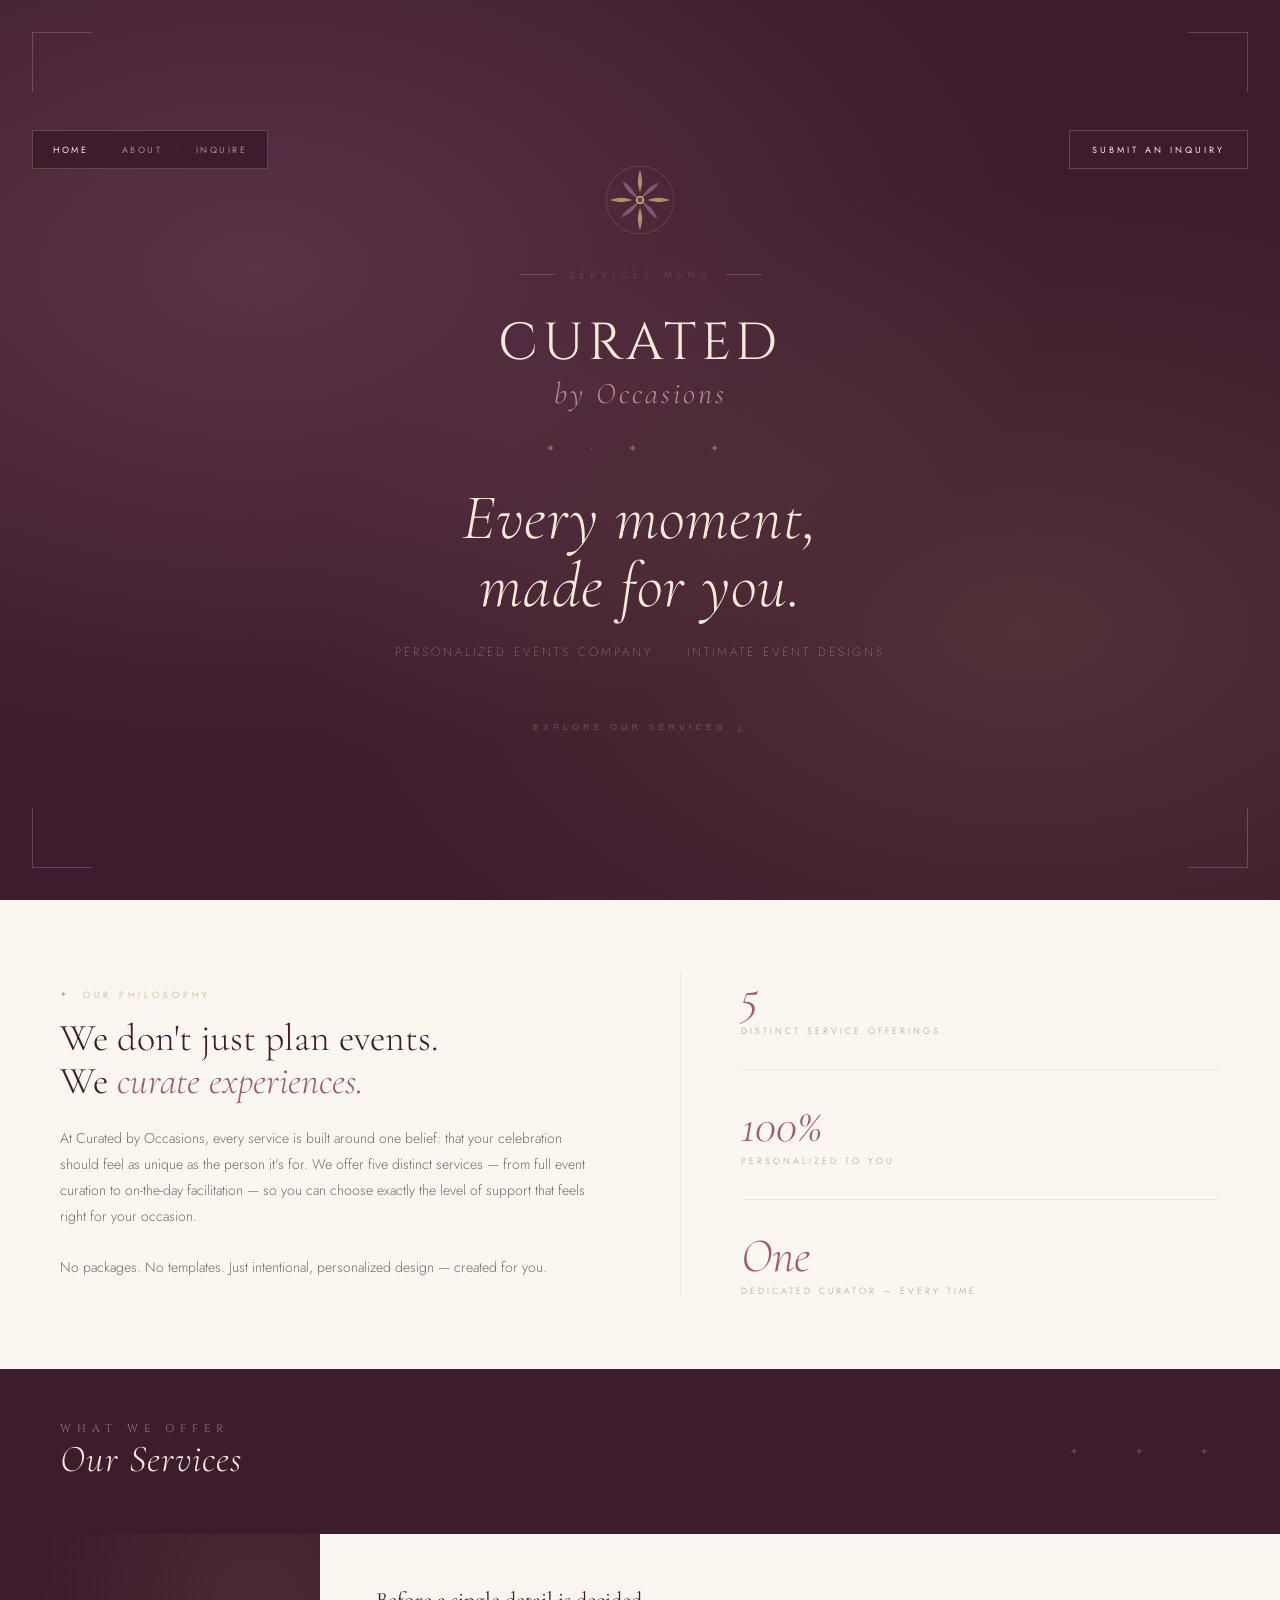
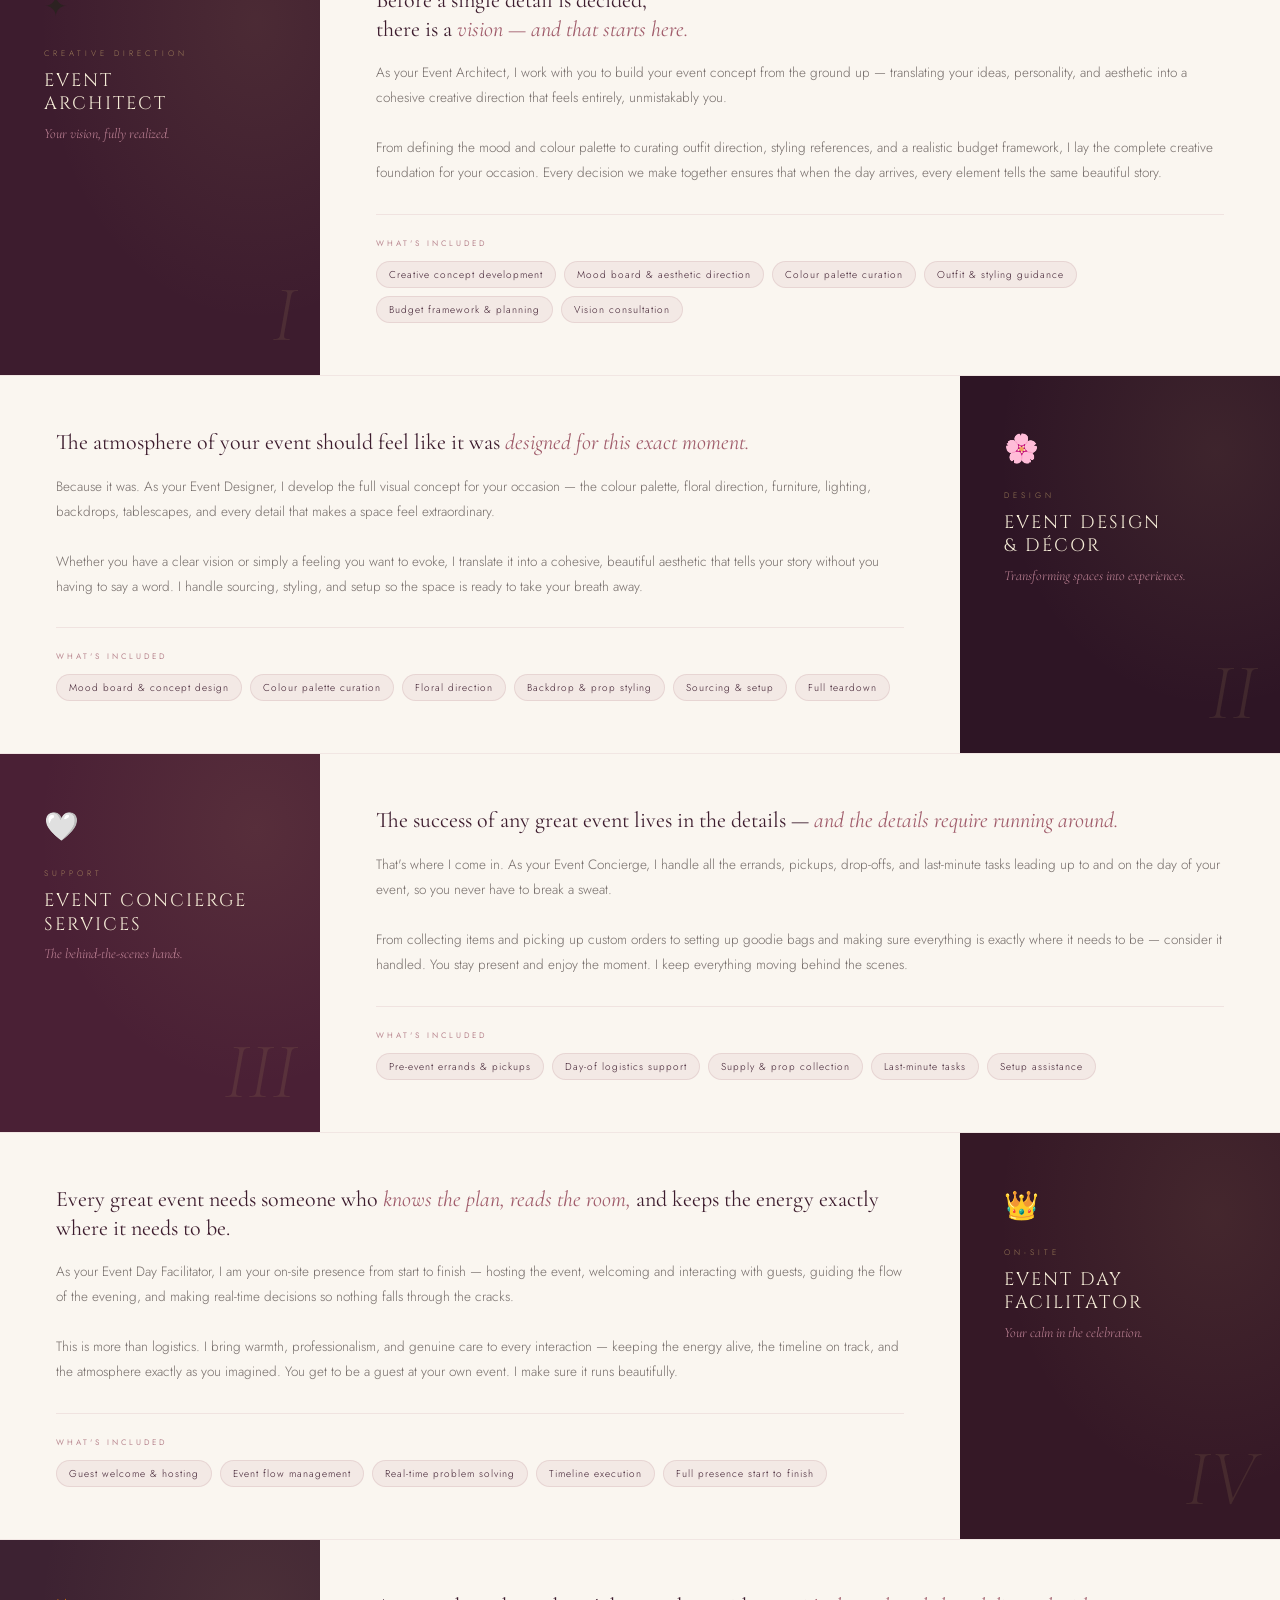
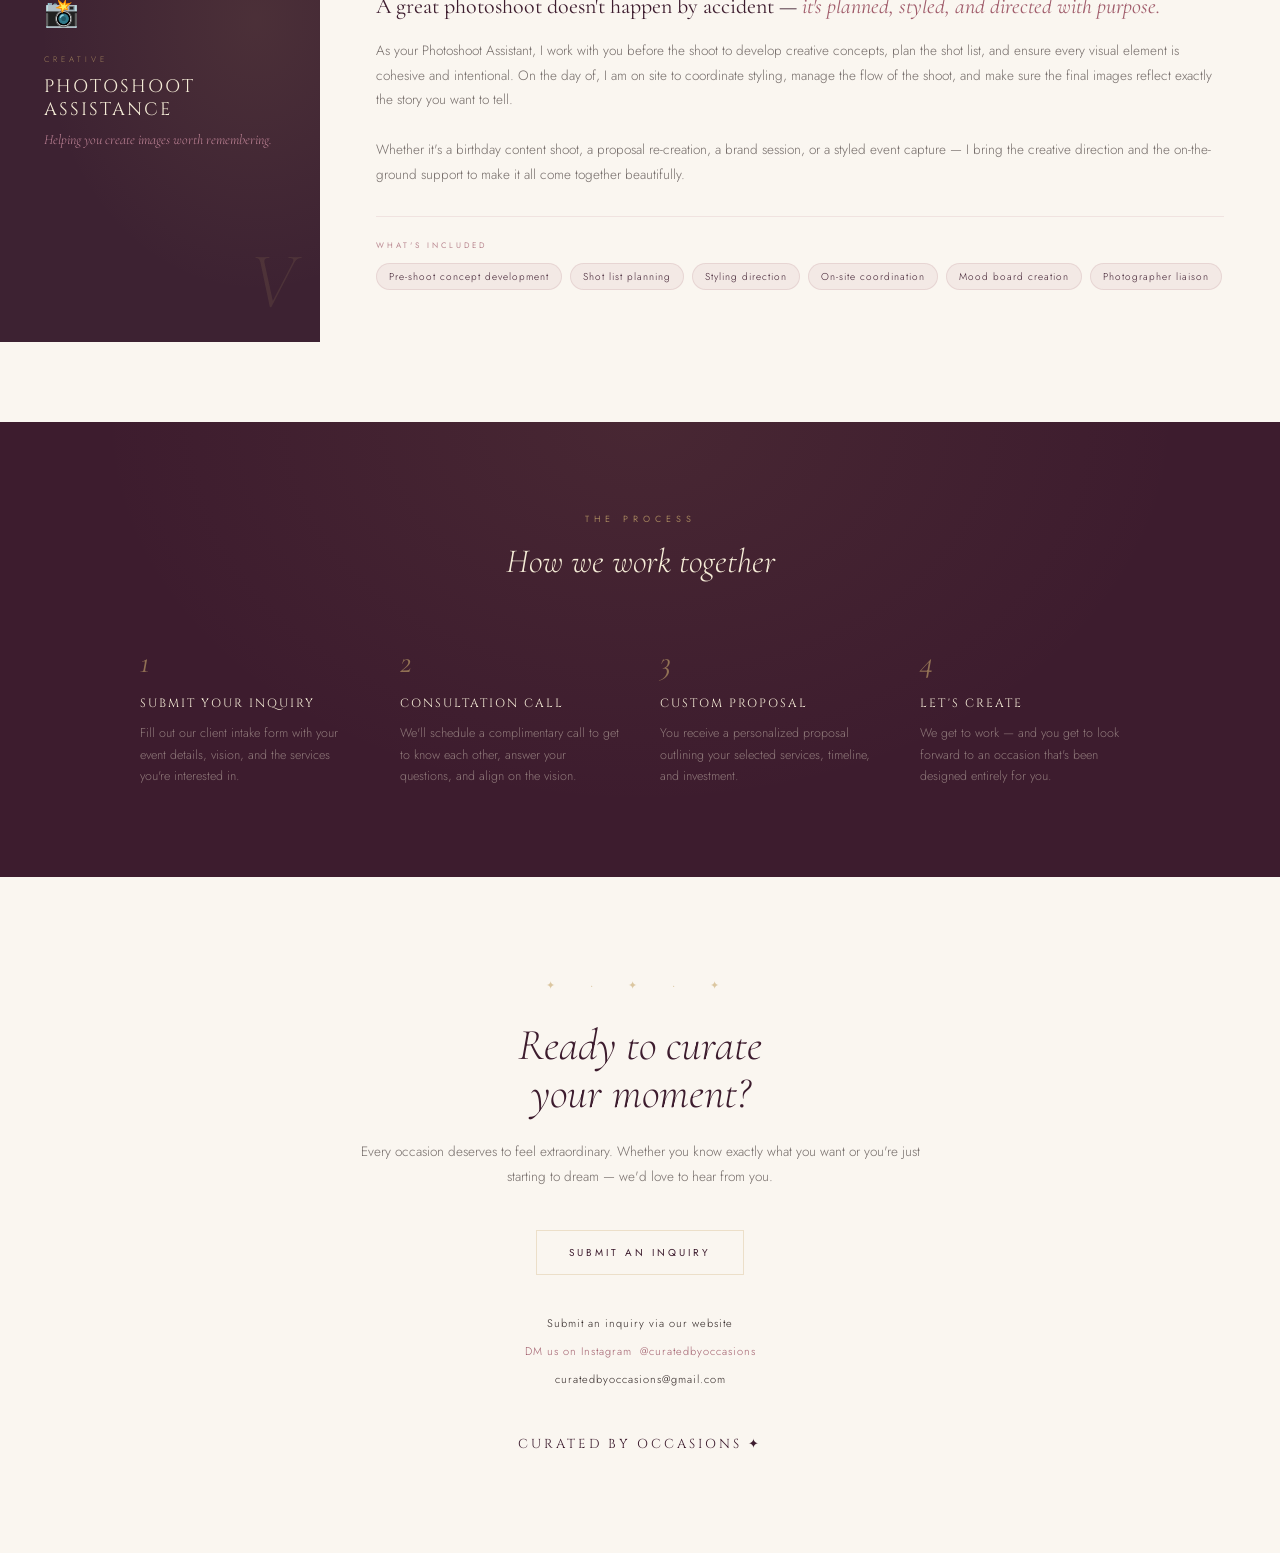
<file: index.html>
<!DOCTYPE html>
<html lang="en">
<head>
<meta charset="UTF-8">
<meta name="viewport" content="width=device-width, initial-scale=1.0">
<title>Curated by Occasions — Our Services</title>
<meta name="description" content="Curated by Occasions offers five personalized event services, from creative direction and décor to day-of hosting and photoshoot assistance.">
<link rel="canonical" href="https://curatedbyoccasions.com/">
<link rel="preconnect" href="https://fonts.googleapis.com">
<link rel="preconnect" href="https://fonts.gstatic.com" crossorigin>
<link href="https://fonts.googleapis.com/css2?family=Cormorant+Garamond:ital,wght@0,300;0,400;0,500;1,300;1,400;1,500&family=Jost:wght@200;300;400;500&family=Cinzel:wght@300;400&display=swap" rel="stylesheet">
<noscript><style>.service-card{opacity:1;transform:none}</style></noscript>
<style>
  
  :root{
    --plum:#3D1C2E; --plum-mid:#5a2d46; --champagne:#F5ECD7; --blush:#E8C4B8;
    --mauve:#C4879A; --dusty:#A05C6B; --gold:#C9A96E; --sage:#9BAF9B;
    --cream:#FAF6F0; --charcoal:#2C2221;
    --card-tint-1:#3D1C2E; --card-tint-2:#2e1525; --card-tint-3:#4a2035; --card-tint-4:#351826; --card-tint-5:#3d2232;
    --text-muted:rgba(44,34,33,.65); --text-muted-on-dark:rgba(245,236,215,.45);
    --border-subtle:rgba(160,92,107,.12); --border-gold:rgba(201,169,110,.3);
    --tag-bg:rgba(160,92,107,.08); --tag-border:rgba(160,92,107,.15);
    --font-display:'Cormorant Garamond',serif;
    --font-label:'Cinzel',serif;
    --font-body:'Jost',sans-serif;
    --radius-pill:20px;
    --shadow-soft:0 12px 32px rgba(61,28,46,.12);
    --ease-signature:cubic-bezier(.22,1,.36,1);
  }

  *, *::before, *::after { box-sizing: border-box; margin: 0; padding: 0; }
  html { scroll-behavior: smooth; }
  body { background: var(--plum); font-family: var(--font-body); color: var(--charcoal); min-height: 100vh; }

  /* ═══ COVER ═══ */
  .cover {
    min-height: 100vh; background: var(--plum); position: relative; overflow: hidden;
    display: flex; flex-direction: column; align-items: center; justify-content: center;
    padding: 60px 40px; text-align: center;
  }
  .cover::before {
    content: ''; position: absolute; inset: 0;
    background:
      radial-gradient(ellipse at 20% 30%, rgba(196,135,154,0.22) 0%, transparent 55%),
      radial-gradient(ellipse at 80% 70%, rgba(201,169,110,0.14) 0%, transparent 50%),
      radial-gradient(ellipse at 50% 50%, rgba(61,28,46,0.4) 0%, transparent 70%);
  }
  .corner { position: absolute; width: 60px; height: 60px; }
  .corner.tl { top: 32px; left: 32px; border-top: 1px solid var(--border-gold); border-left: 1px solid var(--border-gold); }
  .corner.tr { top: 32px; right: 32px; border-top: 1px solid var(--border-gold); border-right: 1px solid var(--border-gold); }
  .corner.bl { bottom: 32px; left: 32px; border-bottom: 1px solid var(--border-gold); border-left: 1px solid var(--border-gold); }
  .corner.br { bottom: 32px; right: 32px; border-bottom: 1px solid var(--border-gold); border-right: 1px solid var(--border-gold); }

  .cover-inner { position: relative; z-index: 1; max-width: 600px; opacity: 0; transform: translateY(16px); animation: fadeUp 1s var(--ease-signature) forwards; }
  @keyframes fadeUp { to { opacity: 1; transform: translateY(0); } }

  .cover-emblem { margin-bottom: 32px; position: relative; z-index: 1; }
  .cover-eyebrow {
    font-weight: 200; font-size: 9px; letter-spacing: 6px; text-transform: uppercase;
    color: rgba(201,169,110,0.55); margin-bottom: 36px; display: flex; align-items: center; justify-content: center; gap: 14px;
  }
  .cover-eyebrow::before, .cover-eyebrow::after { content: ''; width: 36px; height: 1px; background: rgba(201,169,110,0.3); }
  .cover-brand {
    font-family: var(--font-label); font-weight: 300; font-size: clamp(28px, 5vw, 52px);
    color: var(--champagne); letter-spacing: 5px; text-transform: uppercase; line-height: 1; margin-bottom: 6px;
  }
  .cover-by {
    font-family: var(--font-display); font-style: italic; font-weight: 300; font-size: clamp(18px, 3vw, 30px);
    color: var(--mauve); letter-spacing: 3px; display: block; margin-bottom: 28px;
  }
  .cover-ornament { color: var(--gold); font-size: 11px; letter-spacing: 16px; opacity: 0.5; margin-bottom: 28px; display: block; }
  .cover-headline {
    font-family: var(--font-display); font-style: italic; font-weight: 300; font-size: clamp(36px, 6vw, 64px);
    color: var(--champagne); line-height: 1.05; margin-bottom: 24px; letter-spacing: 1px;
  }
  .cover-sub { font-weight: 200; font-size: 12px; letter-spacing: 3px; text-transform: uppercase; color: var(--text-muted-on-dark); margin-bottom: 52px; }
  .cover-scroll {
    font-size: 9px; letter-spacing: 4px; text-transform: uppercase; font-weight: 300;
    color: rgba(201,169,110,0.35); display: inline-flex; align-items: center; gap: 10px; cursor: pointer;
    transition: color 0.2s; background: none; border: none;
  }
  .cover-scroll:hover { color: rgba(201,169,110,0.6); }
  .cover-scroll::after { content: '↓'; font-size: 14px; }

  /* ═══ INTRO / STATS ═══ */
  .intro-strip { background: var(--cream); padding: 72px 60px; display: grid; grid-template-columns: 1fr 1fr; gap: 80px; align-items: center; }
  .intro-label { font-size: 9px; letter-spacing: 4px; text-transform: uppercase; color: var(--gold); font-weight: 300; margin-bottom: 16px; display: flex; align-items: center; gap: 12px; }
  .intro-label::before { content: '✦'; font-size: 8px; color: var(--gold); }
  .intro-heading { font-family: var(--font-display); font-weight: 300; font-size: 38px; color: var(--plum); line-height: 1.15; margin-bottom: 22px; }
  .intro-heading em { font-style: italic; color: var(--dusty); }
  .intro-body { font-size: 14px; font-weight: 300; line-height: 1.85; color: var(--text-muted); }
  .intro-right { border-left: 1px solid var(--border-subtle); padding-left: 60px; }
  .intro-stats { display: flex; flex-direction: column; gap: 32px; }
  .stat-number { font-family: var(--font-display); font-style: italic; font-size: 48px; font-weight: 300; color: var(--dusty); line-height: 1; margin-bottom: 4px; }
  .stat-label { font-size: 9px; letter-spacing: 3px; text-transform: uppercase; color: rgba(44,34,33,0.4); font-weight: 300; }
  .stat-divider { height: 1px; background: rgba(160,92,107,0.1); }

  /* ═══ SERVICES ═══ */
  .services-wrap { background: var(--cream); padding: 0 0 80px; }
  .services-header-band { background: var(--plum); padding: 52px 60px; display: flex; align-items: center; justify-content: space-between; }
  .services-header-band h2 { font-family: var(--font-label); font-weight: 300; font-size: 11px; letter-spacing: 6px; text-transform: uppercase; color: var(--text-muted-on-dark); }
  .band-title { font-family: var(--font-display); font-style: italic; font-weight: 300; font-size: 38px; color: var(--champagne); letter-spacing: 1px; }
  .band-ornament { color: rgba(201,169,110,0.3); font-size: 10px; letter-spacing: 12px; }

  .service-card {
    display: grid; grid-template-columns: 320px 1fr; min-height: 300px;
    border-bottom: 1px solid rgba(160,92,107,0.1);
    opacity: 0; transform: translateY(24px); transition: opacity 0.6s var(--ease-signature), transform 0.6s var(--ease-signature);
  }
  .service-card.visible { opacity: 1; transform: translateY(0); }
  .service-card:last-child { border-bottom: none; }
  .service-card.reverse { direction: rtl; }
  .service-card.reverse > * { direction: ltr; }

  .service-left { padding: 52px 44px; display: flex; flex-direction: column; justify-content: space-between; position: relative; overflow: hidden; }
  .service-left::before { content: ''; position: absolute; inset: 0; background: radial-gradient(ellipse at 80% 20%, rgba(201,169,110,0.1) 0%, transparent 60%); pointer-events: none; }
  .card-1 .service-left { background: var(--card-tint-1); }
  .card-2 .service-left { background: var(--card-tint-2); }
  .card-3 .service-left { background: var(--card-tint-3); }
  .card-4 .service-left { background: var(--card-tint-4); }
  .card-5 .service-left { background: var(--card-tint-5); }

  .service-num { font-family: var(--font-display); font-style: italic; font-weight: 300; font-size: 80px; color: rgba(201,169,110,0.12); line-height: 1; position: absolute; bottom: 20px; right: 24px; }
  .service-icon { font-size: 28px; margin-bottom: 20px; display: block; position: relative; z-index: 1; }
  .service-title-wrap { position: relative; z-index: 1; }
  .service-category { font-size: 8px; letter-spacing: 4px; text-transform: uppercase; color: var(--gold); font-weight: 300; margin-bottom: 10px; opacity: 0.7; }
  .service-name { font-family: var(--font-label); font-weight: 300; font-size: 18px; color: var(--champagne); letter-spacing: 2px; text-transform: uppercase; line-height: 1.3; }
  .service-tagline { font-family: var(--font-display); font-style: italic; font-weight: 300; font-size: 14px; color: var(--mauve); margin-top: 8px; line-height: 1.4; }

  .service-right { background: var(--cream); padding: 52px 56px; display: flex; flex-direction: column; justify-content: center; }
  .service-desc-head { font-family: var(--font-display); font-weight: 400; font-size: 22px; color: var(--plum); line-height: 1.3; margin-bottom: 18px; }
  .service-desc-head em { font-style: italic; color: var(--dusty); }
  .service-desc-body { font-size: 13.5px; font-weight: 300; line-height: 1.85; color: var(--text-muted); margin-bottom: 28px; }
  .service-includes { border-top: 1px solid var(--border-subtle); padding-top: 22px; }
  .includes-label { font-size: 8px; letter-spacing: 3px; text-transform: uppercase; color: var(--dusty); font-weight: 400; margin-bottom: 12px; opacity: 0.7; }
  .includes-list { list-style: none; display: flex; flex-wrap: wrap; gap: 8px; }
  .includes-list li { font-size: 10px; font-weight: 300; letter-spacing: 1px; color: var(--plum); background: var(--tag-bg); border: 1px solid var(--tag-border); padding: 5px 12px; border-radius: var(--radius-pill); }

  /* ═══ HOW IT WORKS ═══ */
  .how-section { background: var(--plum); padding: 90px 60px; position: relative; overflow: hidden; }
  .how-section::before { content: ''; position: absolute; inset: 0; background: radial-gradient(ellipse at 50% 0%, rgba(201,169,110,0.08) 0%, transparent 60%); pointer-events: none; }
  .how-inner { max-width: 1000px; margin: 0 auto; position: relative; z-index: 1; }
  .how-header { text-align: center; margin-bottom: 60px; }
  .how-eyebrow { font-size: 9px; letter-spacing: 5px; text-transform: uppercase; color: var(--gold); opacity: 0.7; margin-bottom: 16px; }
  .how-title { font-family: var(--font-display); font-style: italic; font-weight: 300; font-size: 34px; color: var(--champagne); }
  .how-steps { display: grid; grid-template-columns: repeat(4, 1fr); gap: 40px; }
  .how-step-num { font-family: var(--font-display); font-style: italic; font-size: 32px; color: var(--gold); opacity: 0.6; margin-bottom: 14px; }
  .how-step-title { font-family: var(--font-label); font-size: 12px; letter-spacing: 2px; text-transform: uppercase; color: var(--champagne); margin-bottom: 12px; }
  .how-step-body { font-size: 12.5px; font-weight: 300; line-height: 1.7; color: var(--text-muted-on-dark); }

  /* ═══ BACK COVER / CTA ═══ */
  .back-cover { background: var(--cream); padding: 100px 40px; text-align: center; }
  .back-inner { max-width: 560px; margin: 0 auto; }
  .back-ornament { color: var(--gold); font-size: 11px; letter-spacing: 16px; opacity: 0.6; display: block; margin-bottom: 28px; }
  .back-title { font-family: var(--font-display); font-style: italic; font-weight: 300; font-size: clamp(30px, 4vw, 44px); color: var(--plum); line-height: 1.1; margin-bottom: 22px; }
  .back-body { font-size: 13.5px; font-weight: 300; line-height: 1.85; color: var(--text-muted); margin-bottom: 40px; }
  .back-contact { display: flex; flex-direction: column; gap: 12px; margin-bottom: 48px; }
  .contact-item { font-size: 11px; letter-spacing: 1px; color: var(--dusty); font-weight: 300; }
  .back-brand { font-family: var(--font-label); font-size: 13px; letter-spacing: 3px; color: var(--plum); text-transform: uppercase; }

  .cta-button {
    display: inline-block; font-family: var(--font-body); font-size: 10px; letter-spacing: 3px; text-transform: uppercase;
    font-weight: 400; color: var(--plum); background: none; border: 1px solid var(--border-gold);
    padding: 14px 32px; margin-bottom: 40px; cursor: pointer; transition: background 0.2s, color 0.2s;
    text-decoration: none;
  }
  .cta-button:hover { background: var(--plum); color: var(--champagne); }

  @media (max-width: 860px) {
    .intro-strip { grid-template-columns: 1fr; gap: 44px; padding: 60px 32px; }
    .intro-right { border-left: none; padding-left: 0; border-top: 1px solid var(--border-subtle); padding-top: 36px; }
    .services-header-band { padding: 40px 32px; }
    .service-card, .service-card.reverse { grid-template-columns: 1fr; direction: ltr; }
    .service-left, .service-right { padding: 40px 32px; }
    .how-steps { grid-template-columns: 1fr 1fr; }
    .how-section { padding: 70px 32px; }
  }
  @media (max-width: 520px) {
    .how-steps { grid-template-columns: 1fr; }
  }

  /* ═══ SITE CTA (fixed, top right) ═══ */
  .site-cta {
    position: fixed;
    top: 130px;
    right: 32px;
    z-index: 500;
    display: inline-block;
    font-family: var(--font-body);
    font-size: 9px;
    letter-spacing: 3px;
    text-transform: uppercase;
    font-weight: 400;
    color: var(--champagne);
    background: var(--plum);
    border: 1px solid var(--border-gold);
    padding: 12px 22px;
    text-decoration: none;
    transition: background 0.2s, color 0.2s, border-color 0.2s;
  }
  .site-cta:hover { background: var(--gold); color: var(--plum); border-color: var(--gold); }

  @media (max-width: 520px) {
    .site-cta { top: 100px; right: 16px; font-size: 8px; padding: 10px 16px; letter-spacing: 2px; }
  }

  /* ═══ SITE NAV (fixed, top left) ═══ */
  .site-nav {
    position: fixed;
    top: 130px;
    left: 32px;
    z-index: 500;
    display: flex;
    align-items: center;
    gap: 14px;
    font-family: var(--font-body);
    font-size: 9px;
    letter-spacing: 2.5px;
    text-transform: uppercase;
    background: var(--plum);
    border: 1px solid var(--border-gold);
    padding: 12px 20px;
  }
  .site-nav a { color: var(--champagne); text-decoration: none; opacity: 0.55; transition: opacity 0.2s; }
  .site-nav a:hover, .site-nav a.active { opacity: 1; }
  .site-nav .nav-sep { color: var(--border-gold); opacity: 0.6; }

  @media (max-width: 520px) {
    .site-nav { top: 100px; left: 16px; padding: 10px 14px; gap: 10px; font-size: 8px; letter-spacing: 2px; }
  }
  .contact-link { text-decoration: none; color: inherit; }
</style>
</head>
<body>

<nav class="site-nav" aria-label="Main">
  <a href="/" class="active" aria-current="page">Home</a>
  <span class="nav-sep">·</span>
  <a href="/about">About</a>
  <span class="nav-sep">·</span>
  <a href="/intake">Inquire</a>
</nav>

<a class="site-cta" href="/intake">Submit an inquiry</a>

<!-- ═══ COVER ═══ -->
<section class="cover" id="cover">
  <div class="corner tl"></div>
  <div class="corner tr"></div>
  <div class="corner bl"></div>
  <div class="corner br"></div>

  <svg class="cover-emblem" width="72" height="72" viewBox="0 0 100 100" fill="none">
    <circle cx="50" cy="50" r="47" stroke="#C9A96E" stroke-width="0.7" opacity="0.4"/>
    <circle cx="50" cy="50" r="37" stroke="#C9A96E" stroke-width="0.4" opacity="0.2"/>
    <path d="M50 8 C54 24 54 24 50 40 C46 24 46 24 50 8Z" fill="#C9A96E" opacity="0.8"/>
    <path d="M50 60 C54 76 54 76 50 92 C46 76 46 76 50 60Z" fill="#C9A96E" opacity="0.8"/>
    <path d="M8 50 C24 46 24 46 40 50 C24 54 24 54 8 50Z" fill="#C9A96E" opacity="0.8"/>
    <path d="M60 50 C76 46 76 46 92 50 C76 54 76 54 60 50Z" fill="#C9A96E" opacity="0.8"/>
    <path d="M50 50 C42 42 38 30 26 24 C30 36 36 42 50 50Z" fill="#C4879A" opacity="0.5"/>
    <path d="M50 50 C58 58 62 70 74 76 C70 64 64 58 50 50Z" fill="#C4879A" opacity="0.5"/>
    <path d="M50 50 C58 42 70 38 76 26 C64 30 58 36 50 50Z" fill="#C4879A" opacity="0.5"/>
    <path d="M50 50 C42 58 30 62 24 74 C36 70 42 64 50 50Z" fill="#C4879A" opacity="0.5"/>
    <circle cx="50" cy="50" r="6" fill="#C9A96E" opacity="0.9"/>
    <circle cx="50" cy="50" r="3" fill="#3D1C2E"/>
    <circle cx="50" cy="50" r="1.3" fill="#C9A96E" opacity="0.7"/>
  </svg>

  <div class="cover-inner">
    <p class="cover-eyebrow">Services Menu</p>
    <p class="cover-brand">Curated</p>
    <span class="cover-by">by Occasions</span>
    <span class="cover-ornament">✦ · ✦ · ✦</span>
    <h1 class="cover-headline">Every moment,<br>made for you.</h1>
    <p class="cover-sub">Personalized Events Company &nbsp;·&nbsp; Intimate Event Designs</p>
    <button type="button" class="cover-scroll" data-scroll="intro">Explore our services</button>
  </div>
</section>

<!-- ═══ INTRO / PHILOSOPHY ═══ -->
<section class="intro-strip" id="intro">
  <div class="intro-left">
    <p class="intro-label">Our philosophy</p>
    <h2 class="intro-heading">We don't just plan events.<br>We <em>curate experiences.</em></h2>
    <p class="intro-body">At Curated by Occasions, every service is built around one belief: that your celebration should feel as unique as the person it's for. We offer five distinct services — from full event curation to on-the-day facilitation — so you can choose exactly the level of support that feels right for your occasion.<br><br>No packages. No templates. Just intentional, personalized design — created for you.</p>
  </div>
  <div class="intro-right">
    <div class="intro-stats">
      <div class="stat-item">
        <p class="stat-number">5</p>
        <p class="stat-label">Distinct service offerings</p>
      </div>
      <div class="stat-divider"></div>
      <div class="stat-item">
        <p class="stat-number">100%</p>
        <p class="stat-label">Personalized to you</p>
      </div>
      <div class="stat-divider"></div>
      <div class="stat-item">
        <p class="stat-number">One</p>
        <p class="stat-label">Dedicated curator — every time</p>
      </div>
    </div>
  </div>
</section>

<!-- ═══ SERVICES ═══ -->
<div class="services-wrap" id="services">

  <div class="services-header-band">
    <div>
      <h2>What we offer</h2>
      <p class="band-title">Our Services</p>
    </div>
    <span class="band-ornament">✦ · ✦ · ✦</span>
  </div>

  <!-- SERVICE 1 — Event Architect -->
  <div class="service-card card-1">
    <div class="service-left">
      <div class="service-title-wrap">
        <span class="service-icon">✦</span>
        <p class="service-category">Creative Direction</p>
        <h3 class="service-name">Event<br>Architect</h3>
        <p class="service-tagline">Your vision, fully realized.</p>
      </div>
      <span class="service-num">I</span>
    </div>
    <div class="service-right">
      <p class="service-desc-head">Before a single detail is decided,<br>there is a <em>vision — and that starts here.</em></p>
      <p class="service-desc-body">As your Event Architect, I work with you to build your event concept from the ground up — translating your ideas, personality, and aesthetic into a cohesive creative direction that feels entirely, unmistakably you.<br><br>From defining the mood and colour palette to curating outfit direction, styling references, and a realistic budget framework, I lay the complete creative foundation for your occasion. Every decision we make together ensures that when the day arrives, every element tells the same beautiful story.</p>
      <div class="service-includes">
        <p class="includes-label">What's included</p>
        <ul class="includes-list">
          <li>Creative concept development</li>
          <li>Mood board &amp; aesthetic direction</li>
          <li>Colour palette curation</li>
          <li>Outfit &amp; styling guidance</li>
          <li>Budget framework &amp; planning</li>
          <li>Vision consultation</li>
        </ul>
      </div>
    </div>
  </div>

  <!-- SERVICE 2 — Event Design & Décor -->
  <div class="service-card card-2 reverse">
    <div class="service-left">
      <div class="service-title-wrap">
        <span class="service-icon">🌸</span>
        <p class="service-category">Design</p>
        <h3 class="service-name">Event Design<br>&amp; Décor</h3>
        <p class="service-tagline">Transforming spaces into experiences.</p>
      </div>
      <span class="service-num">II</span>
    </div>
    <div class="service-right">
      <p class="service-desc-head">The atmosphere of your event should feel like it was <em>designed for this exact moment.</em></p>
      <p class="service-desc-body">Because it was. As your Event Designer, I develop the full visual concept for your occasion — the colour palette, floral direction, furniture, lighting, backdrops, tablescapes, and every detail that makes a space feel extraordinary.<br><br>Whether you have a clear vision or simply a feeling you want to evoke, I translate it into a cohesive, beautiful aesthetic that tells your story without you having to say a word. I handle sourcing, styling, and setup so the space is ready to take your breath away.</p>
      <div class="service-includes">
        <p class="includes-label">What's included</p>
        <ul class="includes-list">
          <li>Mood board &amp; concept design</li>
          <li>Colour palette curation</li>
          <li>Floral direction</li>
          <li>Backdrop &amp; prop styling</li>
          <li>Sourcing &amp; setup</li>
          <li>Full teardown</li>
        </ul>
      </div>
    </div>
  </div>

  <!-- SERVICE 3 — Event Concierge -->
  <div class="service-card card-3">
    <div class="service-left">
      <div class="service-title-wrap">
        <span class="service-icon">🤍</span>
        <p class="service-category">Support</p>
        <h3 class="service-name">Event Concierge<br>Services</h3>
        <p class="service-tagline">The behind-the-scenes hands.</p>
      </div>
      <span class="service-num">III</span>
    </div>
    <div class="service-right">
      <p class="service-desc-head">The success of any great event lives in the details — <em>and the details require running around.</em></p>
      <p class="service-desc-body">That's where I come in. As your Event Concierge, I handle all the errands, pickups, drop-offs, and last-minute tasks leading up to and on the day of your event, so you never have to break a sweat.<br><br>From collecting items and picking up custom orders to setting up goodie bags and making sure everything is exactly where it needs to be — consider it handled. You stay present and enjoy the moment. I keep everything moving behind the scenes.</p>
      <div class="service-includes">
        <p class="includes-label">What's included</p>
        <ul class="includes-list">
          <li>Pre-event errands &amp; pickups</li>
          <li>Day-of logistics support</li>
          <li>Supply &amp; prop collection</li>
          <li>Last-minute tasks</li>
          <li>Setup assistance</li>
        </ul>
      </div>
    </div>
  </div>

  <!-- SERVICE 4 — Event Day Facilitator -->
  <div class="service-card card-4 reverse">
    <div class="service-left">
      <div class="service-title-wrap">
        <span class="service-icon">👑</span>
        <p class="service-category">On-Site</p>
        <h3 class="service-name">Event Day<br>Facilitator</h3>
        <p class="service-tagline">Your calm in the celebration.</p>
      </div>
      <span class="service-num">IV</span>
    </div>
    <div class="service-right">
      <p class="service-desc-head">Every great event needs someone who <em>knows the plan, reads the room,</em> and keeps the energy exactly where it needs to be.</p>
      <p class="service-desc-body">As your Event Day Facilitator, I am your on-site presence from start to finish — hosting the event, welcoming and interacting with guests, guiding the flow of the evening, and making real-time decisions so nothing falls through the cracks.<br><br>This is more than logistics. I bring warmth, professionalism, and genuine care to every interaction — keeping the energy alive, the timeline on track, and the atmosphere exactly as you imagined. You get to be a guest at your own event. I make sure it runs beautifully.</p>
      <div class="service-includes">
        <p class="includes-label">What's included</p>
        <ul class="includes-list">
          <li>Guest welcome &amp; hosting</li>
          <li>Event flow management</li>
          <li>Real-time problem solving</li>
          <li>Timeline execution</li>
          <li>Full presence start to finish</li>
        </ul>
      </div>
    </div>
  </div>

  <!-- SERVICE 5 — Photoshoot Assistance -->
  <div class="service-card card-5">
    <div class="service-left">
      <div class="service-title-wrap">
        <span class="service-icon">📸</span>
        <p class="service-category">Creative</p>
        <h3 class="service-name">Photoshoot<br>Assistance</h3>
        <p class="service-tagline">Helping you create images worth remembering.</p>
      </div>
      <span class="service-num">V</span>
    </div>
    <div class="service-right">
      <p class="service-desc-head">A great photoshoot doesn't happen by accident — <em>it's planned, styled, and directed with purpose.</em></p>
      <p class="service-desc-body">As your Photoshoot Assistant, I work with you before the shoot to develop creative concepts, plan the shot list, and ensure every visual element is cohesive and intentional. On the day of, I am on site to coordinate styling, manage the flow of the shoot, and make sure the final images reflect exactly the story you want to tell.<br><br>Whether it's a birthday content shoot, a proposal re-creation, a brand session, or a styled event capture — I bring the creative direction and the on-the-ground support to make it all come together beautifully.</p>
      <div class="service-includes">
        <p class="includes-label">What's included</p>
        <ul class="includes-list">
          <li>Pre-shoot concept development</li>
          <li>Shot list planning</li>
          <li>Styling direction</li>
          <li>On-site coordination</li>
          <li>Mood board creation</li>
          <li>Photographer liaison</li>
        </ul>
      </div>
    </div>
  </div>

</div>

<!-- ═══ HOW IT WORKS ═══ -->
<section class="how-section" id="process">
  <div class="how-inner">
    <div class="how-header">
      <p class="how-eyebrow">The process</p>
      <h2 class="how-title">How we work together</h2>
    </div>
    <div class="how-steps">
      <div class="how-step">
        <p class="how-step-num">1</p>
        <p class="how-step-title">Submit your inquiry</p>
        <p class="how-step-body">Fill out our client intake form with your event details, vision, and the services you're interested in.</p>
      </div>
      <div class="how-step">
        <p class="how-step-num">2</p>
        <p class="how-step-title">Consultation call</p>
        <p class="how-step-body">We'll schedule a complimentary call to get to know each other, answer your questions, and align on the vision.</p>
      </div>
      <div class="how-step">
        <p class="how-step-num">3</p>
        <p class="how-step-title">Custom proposal</p>
        <p class="how-step-body">You receive a personalized proposal outlining your selected services, timeline, and investment.</p>
      </div>
      <div class="how-step">
        <p class="how-step-num">4</p>
        <p class="how-step-title">Let's create</p>
        <p class="how-step-body">We get to work — and you get to look forward to an occasion that's been designed entirely for you.</p>
      </div>
    </div>
  </div>
</section>

<!-- ═══ BACK COVER / CTA ═══ -->
<section class="back-cover" id="contact">
  <div class="back-inner">
    <span class="back-ornament">✦ · ✦ · ✦</span>
    <h2 class="back-title">Ready to curate<br>your moment?</h2>
    <p class="back-body">Every occasion deserves to feel extraordinary. Whether you know exactly what you want or you're just starting to dream — we'd love to hear from you.</p>
    <a class="cta-button" href="/intake">Submit an inquiry</a>
    <div class="back-contact">
      <a href="/intake" class="contact-item contact-link">Submit an inquiry via our website</a>
      <p class="contact-item">DM us on Instagram &nbsp;@curatedbyoccasions</p>
      <a href="mailto:curatedbyoccasions@gmail.com" class="contact-item contact-link">curatedbyoccasions@gmail.com</a>
    </div>
    <p class="back-brand">Curated by Occasions ✦</p>
  </div>
</section>

<script src="site.js" defer></script>
</body>
</html>
</file>
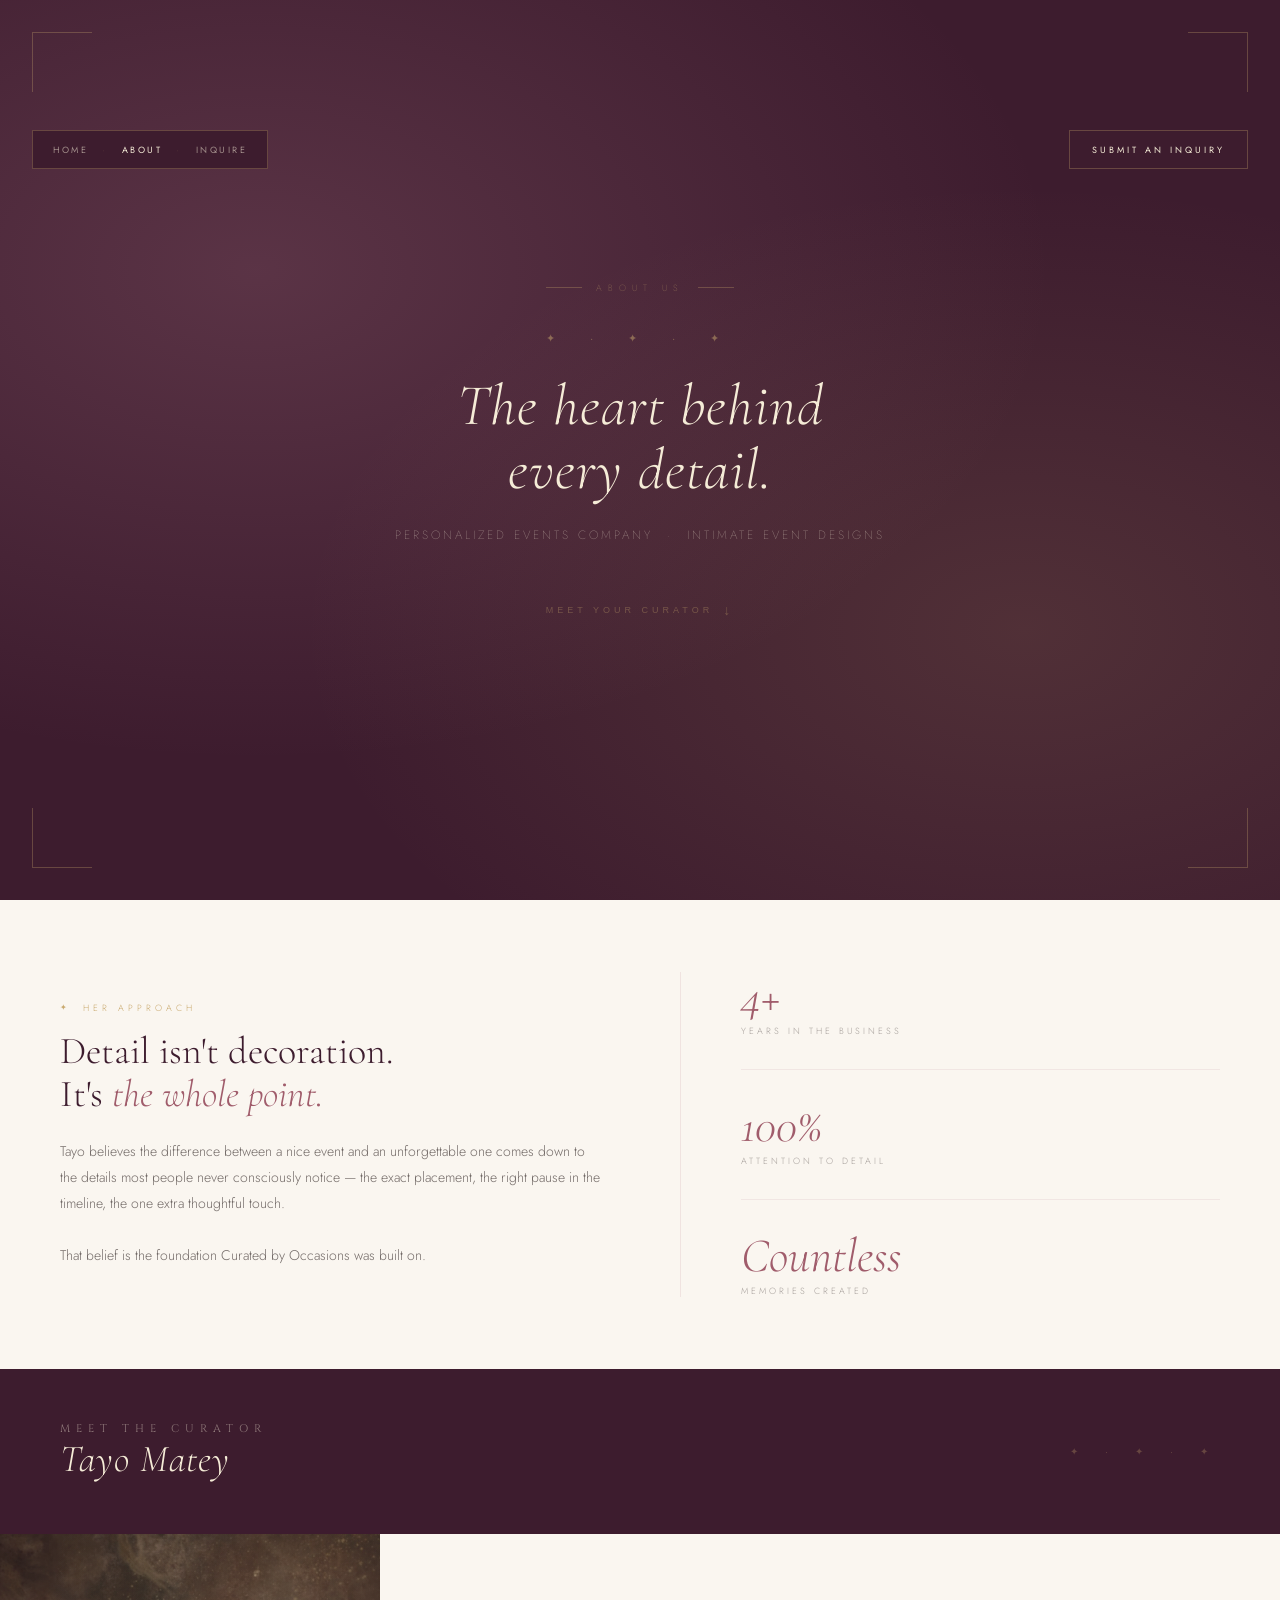
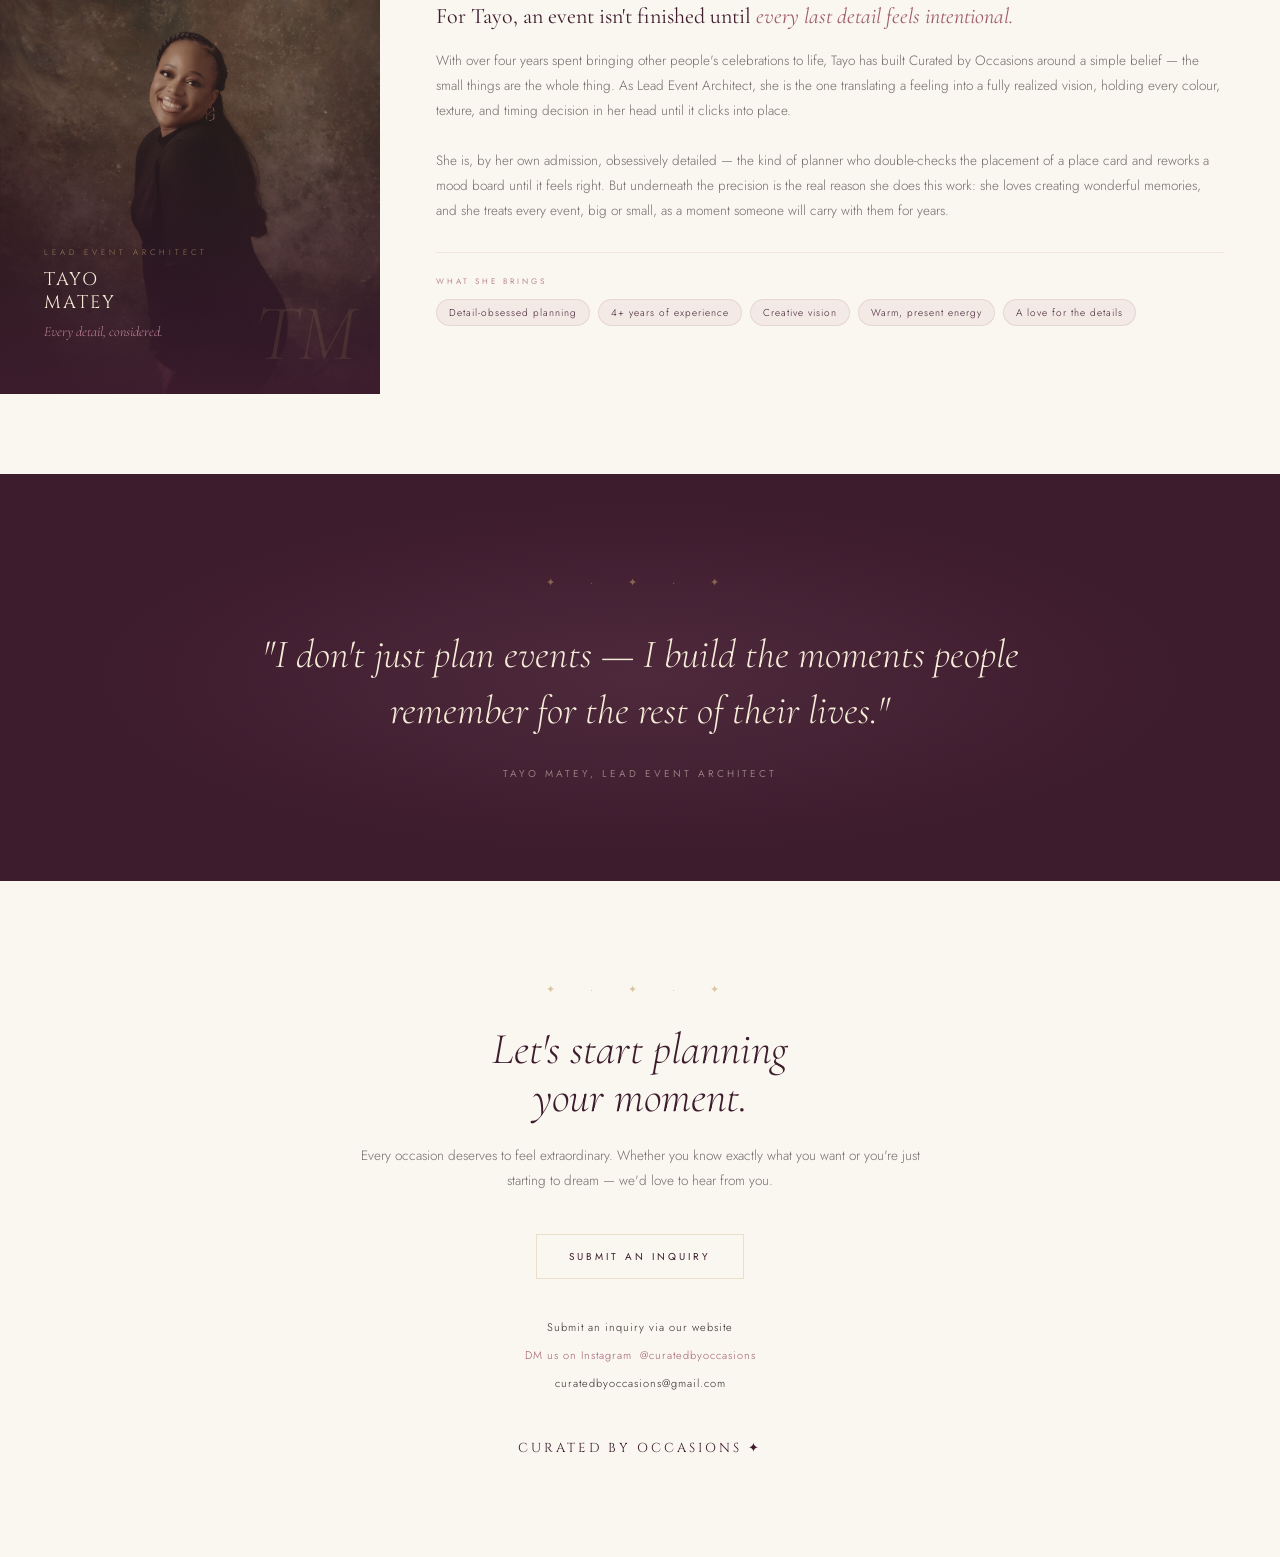
<file: about.html>
<!DOCTYPE html>
<html lang="en">
<head>
<meta charset="UTF-8">
<meta name="viewport" content="width=device-width, initial-scale=1.0">
<title>About — Curated by Occasions</title>
<meta name="description" content="Meet Tayo Matey, Lead Event Architect at Curated by Occasions, a personalized events company creating intimate event designs.">
<link rel="canonical" href="https://curatedbyoccasions.com/about">
<link rel="preconnect" href="https://fonts.googleapis.com">
<link rel="preconnect" href="https://fonts.gstatic.com" crossorigin>
<link href="https://fonts.googleapis.com/css2?family=Cormorant+Garamond:ital,wght@0,300;0,400;0,500;1,300;1,400;1,500&family=Jost:wght@200;300;400;500&family=Cinzel:wght@300;400&display=swap" rel="stylesheet">
<noscript><style>.service-card{opacity:1;transform:none}</style></noscript>
<style>
  
  :root{
    --plum:#3D1C2E; --plum-mid:#5a2d46; --champagne:#F5ECD7; --blush:#E8C4B8;
    --mauve:#C4879A; --dusty:#A05C6B; --gold:#C9A96E; --sage:#9BAF9B;
    --cream:#FAF6F0; --charcoal:#2C2221;
    --card-tint-1:#3D1C2E; --card-tint-2:#2e1525; --card-tint-3:#4a2035; --card-tint-4:#351826; --card-tint-5:#3d2232;
    --text-muted:rgba(44,34,33,.65); --text-muted-on-dark:rgba(245,236,215,.45);
    --border-subtle:rgba(160,92,107,.12); --border-gold:rgba(201,169,110,.3);
    --tag-bg:rgba(160,92,107,.08); --tag-border:rgba(160,92,107,.15);
    --font-display:'Cormorant Garamond',serif;
    --font-label:'Cinzel',serif;
    --font-body:'Jost',sans-serif;
    --radius-pill:20px;
    --shadow-soft:0 12px 32px rgba(61,28,46,.12);
    --ease-signature:cubic-bezier(.22,1,.36,1);
  }

  *, *::before, *::after { box-sizing: border-box; margin: 0; padding: 0; }
  html { scroll-behavior: smooth; }
  body { background: var(--plum); font-family: var(--font-body); color: var(--charcoal); min-height: 100vh; }

  /* ═══ HERO ═══ */
  .cover {
    min-height: 100vh; background: var(--plum); position: relative; overflow: hidden;
    display: flex; flex-direction: column; align-items: center; justify-content: center;
    padding: 60px 40px; text-align: center;
  }
  .cover::before {
    content: ''; position: absolute; inset: 0;
    background:
      radial-gradient(ellipse at 20% 30%, rgba(196,135,154,0.22) 0%, transparent 55%),
      radial-gradient(ellipse at 80% 70%, rgba(201,169,110,0.14) 0%, transparent 50%),
      radial-gradient(ellipse at 50% 50%, rgba(61,28,46,0.4) 0%, transparent 70%);
  }
  .corner { position: absolute; width: 60px; height: 60px; }
  .corner.tl { top: 32px; left: 32px; border-top: 1px solid var(--border-gold); border-left: 1px solid var(--border-gold); }
  .corner.tr { top: 32px; right: 32px; border-top: 1px solid var(--border-gold); border-right: 1px solid var(--border-gold); }
  .corner.bl { bottom: 32px; left: 32px; border-bottom: 1px solid var(--border-gold); border-left: 1px solid var(--border-gold); }
  .corner.br { bottom: 32px; right: 32px; border-bottom: 1px solid var(--border-gold); border-right: 1px solid var(--border-gold); }

  .cover-inner { position: relative; z-index: 1; max-width: 640px; opacity: 0; transform: translateY(16px); animation: fadeUp 1s var(--ease-signature) forwards; }
  @keyframes fadeUp { to { opacity: 1; transform: translateY(0); } }

  .cover-eyebrow {
    font-weight: 200; font-size: 9px; letter-spacing: 6px; text-transform: uppercase;
    color: rgba(201,169,110,0.55); margin-bottom: 36px; display: flex; align-items: center; justify-content: center; gap: 14px;
  }
  .cover-eyebrow::before, .cover-eyebrow::after { content: ''; width: 36px; height: 1px; background: rgba(201,169,110,0.3); }
  .cover-ornament { color: var(--gold); font-size: 11px; letter-spacing: 16px; opacity: 0.5; margin-bottom: 28px; display: block; }
  .cover-headline {
    font-family: var(--font-display); font-style: italic; font-weight: 300; font-size: clamp(34px, 5.5vw, 58px);
    color: var(--champagne); line-height: 1.1; margin-bottom: 24px; letter-spacing: 1px;
  }
  .cover-sub { font-weight: 200; font-size: 12px; letter-spacing: 3px; text-transform: uppercase; color: var(--text-muted-on-dark); margin-bottom: 52px; }
  .cover-scroll {
    font-size: 9px; letter-spacing: 4px; text-transform: uppercase; font-weight: 300;
    color: rgba(201,169,110,0.35); display: inline-flex; align-items: center; gap: 10px; cursor: pointer;
    transition: color 0.2s; background: none; border: none;
  }
  .cover-scroll:hover { color: rgba(201,169,110,0.6); }
  .cover-scroll::after { content: '↓'; font-size: 14px; }

  /* ═══ APPROACH / STATS ═══ */
  .intro-strip { background: var(--cream); padding: 72px 60px; display: grid; grid-template-columns: 1fr 1fr; gap: 80px; align-items: center; }
  .intro-label { font-size: 9px; letter-spacing: 4px; text-transform: uppercase; color: var(--gold); font-weight: 300; margin-bottom: 16px; display: flex; align-items: center; gap: 12px; }
  .intro-label::before { content: '✦'; font-size: 8px; color: var(--gold); }
  .intro-heading { font-family: var(--font-display); font-weight: 300; font-size: 38px; color: var(--plum); line-height: 1.15; margin-bottom: 22px; }
  .intro-heading em { font-style: italic; color: var(--dusty); }
  .intro-body { font-size: 14px; font-weight: 300; line-height: 1.85; color: var(--text-muted); }
  .intro-right { border-left: 1px solid var(--border-subtle); padding-left: 60px; }
  .intro-stats { display: flex; flex-direction: column; gap: 32px; }
  .stat-number { font-family: var(--font-display); font-style: italic; font-size: 48px; font-weight: 300; color: var(--dusty); line-height: 1; margin-bottom: 4px; }
  .stat-label { font-size: 9px; letter-spacing: 3px; text-transform: uppercase; color: rgba(44,34,33,0.4); font-weight: 300; }
  .stat-divider { height: 1px; background: rgba(160,92,107,0.1); }

  /* ═══ BIO (reuses the service-card pattern) ═══ */
  .services-wrap { background: var(--cream); padding: 0 0 80px; }
  .services-header-band { background: var(--plum); padding: 52px 60px; display: flex; align-items: center; justify-content: space-between; }
  .services-header-band h2 { font-family: var(--font-label); font-weight: 300; font-size: 11px; letter-spacing: 6px; text-transform: uppercase; color: var(--text-muted-on-dark); }
  .band-title { font-family: var(--font-display); font-style: italic; font-weight: 300; font-size: 38px; color: var(--champagne); letter-spacing: 1px; }
  .band-ornament { color: rgba(201,169,110,0.3); font-size: 10px; letter-spacing: 12px; }

  .service-card {
    display: grid; grid-template-columns: 380px 1fr; min-height: 460px;
    opacity: 0; transform: translateY(24px); transition: opacity 0.6s var(--ease-signature), transform 0.6s var(--ease-signature);
  }
  .service-card.visible { opacity: 1; transform: translateY(0); }

  .service-left { padding: 52px 44px; display: flex; flex-direction: column; justify-content: flex-end; position: relative; overflow: hidden; }
  .service-left::before { content: ''; position: absolute; inset: 0; background: radial-gradient(ellipse at 80% 20%, rgba(201,169,110,0.1) 0%, transparent 60%); pointer-events: none; z-index: 1; }
  .card-1 .service-left { background: var(--card-tint-1); }

  .curator-photo {
    position: absolute; inset: 0; width: 100%; height: 100%; object-fit: cover;
    filter: sepia(0.18) saturate(0.85) contrast(1.05) brightness(0.92);
    opacity: 0.92;
  }
  .curator-photo-scrim {
    position: absolute; inset: 0;
    background: linear-gradient(180deg, rgba(61,28,46,0.15) 0%, rgba(61,28,46,0.25) 45%, rgba(61,28,46,0.92) 100%);
  }

  .service-num { font-family: var(--font-display); font-style: italic; font-weight: 300; font-size: 80px; color: rgba(201,169,110,0.12); line-height: 1; position: absolute; bottom: 20px; right: 24px; }
  .service-icon { font-size: 28px; margin-bottom: 20px; display: block; position: relative; z-index: 1; }
  .service-title-wrap { position: relative; z-index: 2; }
  .service-category { font-size: 8px; letter-spacing: 4px; text-transform: uppercase; color: var(--gold); font-weight: 300; margin-bottom: 10px; opacity: 0.7; }
  .service-name { font-family: var(--font-label); font-weight: 300; font-size: 18px; color: var(--champagne); letter-spacing: 2px; text-transform: uppercase; line-height: 1.3; }
  .service-tagline { font-family: var(--font-display); font-style: italic; font-weight: 300; font-size: 14px; color: var(--mauve); margin-top: 8px; line-height: 1.4; }

  .service-right { background: var(--cream); padding: 52px 56px; display: flex; flex-direction: column; justify-content: center; }
  .service-desc-head { font-family: var(--font-display); font-weight: 400; font-size: 22px; color: var(--plum); line-height: 1.3; margin-bottom: 18px; }
  .service-desc-head em { font-style: italic; color: var(--dusty); }
  .service-desc-body { font-size: 13.5px; font-weight: 300; line-height: 1.85; color: var(--text-muted); margin-bottom: 28px; }
  .service-includes { border-top: 1px solid var(--border-subtle); padding-top: 22px; }
  .includes-label { font-size: 8px; letter-spacing: 3px; text-transform: uppercase; color: var(--dusty); font-weight: 400; margin-bottom: 12px; opacity: 0.7; }
  .includes-list { list-style: none; display: flex; flex-wrap: wrap; gap: 8px; }
  .includes-list li { font-size: 10px; font-weight: 300; letter-spacing: 1px; color: var(--plum); background: var(--tag-bg); border: 1px solid var(--tag-border); padding: 5px 12px; border-radius: var(--radius-pill); }

  /* ═══ QUOTE ═══ */
  .about-quote { background: var(--plum); padding: 100px 60px; text-align: center; position: relative; overflow: hidden; }
  .about-quote::before { content: ''; position: absolute; inset: 0; background: radial-gradient(ellipse at 50% 50%, rgba(196,135,154,0.12) 0%, transparent 60%); pointer-events: none; }
  .quote-ornament { color: var(--gold); font-size: 11px; letter-spacing: 16px; opacity: 0.5; display: block; margin-bottom: 36px; position: relative; z-index: 1; }
  .quote-text { font-family: var(--font-display); font-style: italic; font-weight: 300; font-size: clamp(24px, 3.6vw, 40px); color: var(--champagne); line-height: 1.4; max-width: 820px; margin: 0 auto 28px; position: relative; z-index: 1; }
  .quote-attribution { font-size: 10px; letter-spacing: 3px; text-transform: uppercase; color: var(--text-muted-on-dark); position: relative; z-index: 1; }

  /* ═══ BACK COVER / CTA ═══ */
  .back-cover { background: var(--cream); padding: 100px 40px; text-align: center; }
  .back-inner { max-width: 560px; margin: 0 auto; }
  .back-ornament { color: var(--gold); font-size: 11px; letter-spacing: 16px; opacity: 0.6; display: block; margin-bottom: 28px; }
  .back-title { font-family: var(--font-display); font-style: italic; font-weight: 300; font-size: clamp(30px, 4vw, 44px); color: var(--plum); line-height: 1.1; margin-bottom: 22px; }
  .back-body { font-size: 13.5px; font-weight: 300; line-height: 1.85; color: var(--text-muted); margin-bottom: 40px; }
  .back-contact { display: flex; flex-direction: column; gap: 12px; margin-bottom: 48px; }
  .contact-item { font-size: 11px; letter-spacing: 1px; color: var(--dusty); font-weight: 300; }
  .back-brand { font-family: var(--font-label); font-size: 13px; letter-spacing: 3px; color: var(--plum); text-transform: uppercase; }

  .cta-button {
    display: inline-block; font-family: var(--font-body); font-size: 10px; letter-spacing: 3px; text-transform: uppercase;
    font-weight: 400; color: var(--plum); background: none; border: 1px solid var(--border-gold);
    padding: 14px 32px; margin-bottom: 40px; cursor: pointer; transition: background 0.2s, color 0.2s;
    text-decoration: none;
  }
  .cta-button:hover { background: var(--plum); color: var(--champagne); }

  /* ═══ SITE CTA (fixed, top right) ═══ */
  .site-cta {
    position: fixed; top: 130px; right: 32px; z-index: 500; display: inline-block;
    font-family: var(--font-body); font-size: 9px; letter-spacing: 3px; text-transform: uppercase;
    font-weight: 400; color: var(--champagne); background: var(--plum);
    border: 1px solid var(--border-gold); padding: 12px 22px; text-decoration: none;
    transition: background 0.2s, color 0.2s, border-color 0.2s;
  }
  .site-cta:hover { background: var(--gold); color: var(--plum); border-color: var(--gold); }

  /* ═══ SITE NAV (fixed, top left) ═══ */
  .site-nav {
    position: fixed; top: 130px; left: 32px; z-index: 500; display: flex; align-items: center; gap: 14px;
    font-family: var(--font-body); font-size: 9px; letter-spacing: 2.5px; text-transform: uppercase;
    background: var(--plum); border: 1px solid var(--border-gold); padding: 12px 20px;
  }
  .site-nav a { color: var(--champagne); text-decoration: none; opacity: 0.55; transition: opacity 0.2s; }
  .site-nav a:hover, .site-nav a.active { opacity: 1; }
  .site-nav .nav-sep { color: var(--border-gold); opacity: 0.6; }

  @media (max-width: 860px) {
    .intro-strip { grid-template-columns: 1fr; gap: 44px; padding: 60px 32px; }
    .intro-right { border-left: none; padding-left: 0; border-top: 1px solid var(--border-subtle); padding-top: 36px; }
    .services-header-band { padding: 40px 32px; }
    .service-card { grid-template-columns: 1fr; min-height: 0; }
    .service-left { padding: 40px 32px; min-height: 380px; }
    .service-right { padding: 40px 32px; }
    .about-quote { padding: 70px 32px; }
  }
  @media (max-width: 520px) {
    .site-cta { top: 100px; right: 16px; font-size: 8px; padding: 10px 16px; letter-spacing: 2px; }
    .site-nav { top: 100px; left: 16px; padding: 10px 14px; gap: 10px; font-size: 8px; letter-spacing: 2px; }
  }
  .contact-link { text-decoration: none; color: inherit; }
</style>
</head>
<body>

<nav class="site-nav" aria-label="Main">
  <a href="/">Home</a>
  <span class="nav-sep">·</span>
  <a href="/about" class="active" aria-current="page">About</a>
  <span class="nav-sep">·</span>
  <a href="/intake">Inquire</a>
</nav>

<a class="site-cta" href="/intake">Submit an inquiry</a>

<!-- ═══ HERO ═══ -->
<section class="cover" id="hero">
  <div class="corner tl"></div>
  <div class="corner tr"></div>
  <div class="corner bl"></div>
  <div class="corner br"></div>

  <div class="cover-inner">
    <p class="cover-eyebrow">About Us</p>
    <span class="cover-ornament">✦ · ✦ · ✦</span>
    <h1 class="cover-headline">The heart behind<br>every detail.</h1>
    <p class="cover-sub">Personalized Events Company &nbsp;·&nbsp; Intimate Event Designs</p>
    <button type="button" class="cover-scroll" data-scroll="approach">Meet your curator</button>
  </div>
</section>

<!-- ═══ APPROACH / STATS ═══ -->
<section class="intro-strip" id="approach">
  <div class="intro-left">
    <p class="intro-label">Her approach</p>
    <h2 class="intro-heading">Detail isn't decoration.<br>It's <em>the whole point.</em></h2>
    <p class="intro-body">Tayo believes the difference between a nice event and an unforgettable one comes down to the details most people never consciously notice — the exact placement, the right pause in the timeline, the one extra thoughtful touch.<br><br>That belief is the foundation Curated by Occasions was built on.</p>
  </div>
  <div class="intro-right">
    <div class="intro-stats">
      <div class="stat-item">
        <p class="stat-number">4+</p>
        <p class="stat-label">Years in the business</p>
      </div>
      <div class="stat-divider"></div>
      <div class="stat-item">
        <p class="stat-number">100%</p>
        <p class="stat-label">Attention to detail</p>
      </div>
      <div class="stat-divider"></div>
      <div class="stat-item">
        <p class="stat-number">Countless</p>
        <p class="stat-label">Memories created</p>
      </div>
    </div>
  </div>
</section>

<!-- ═══ BIO ═══ -->
<div class="services-wrap" id="curator">

  <div class="services-header-band">
    <div>
      <h2>Meet the curator</h2>
      <p class="band-title">Tayo Matey</p>
    </div>
    <span class="band-ornament">✦ · ✦ · ✦</span>
  </div>

  <div class="service-card card-1">
    <div class="service-left">
      <img class="curator-photo" decoding="async" src="assets/tayo-matey.jpg" alt="Tayo Matey, Lead Event Architect at Curated by Occasions">
      <div class="curator-photo-scrim"></div>
      <div class="service-title-wrap">
        <p class="service-category">Lead Event Architect</p>
        <h3 class="service-name">Tayo<br>Matey</h3>
        <p class="service-tagline">Every detail, considered.</p>
      </div>
      <span class="service-num">TM</span>
    </div>
    <div class="service-right">
      <p class="service-desc-head">For Tayo, an event isn't finished until <em>every last detail feels intentional.</em></p>
      <p class="service-desc-body">With over four years spent bringing other people's celebrations to life, Tayo has built Curated by Occasions around a simple belief — the small things are the whole thing. As Lead Event Architect, she is the one translating a feeling into a fully realized vision, holding every colour, texture, and timing decision in her head until it clicks into place.<br><br>She is, by her own admission, obsessively detailed — the kind of planner who double-checks the placement of a place card and reworks a mood board until it feels right. But underneath the precision is the real reason she does this work: she loves creating wonderful memories, and she treats every event, big or small, as a moment someone will carry with them for years.</p>
      <div class="service-includes">
        <p class="includes-label">What she brings</p>
        <ul class="includes-list">
          <li>Detail-obsessed planning</li>
          <li>4+ years of experience</li>
          <li>Creative vision</li>
          <li>Warm, present energy</li>
          <li>A love for the details</li>
        </ul>
      </div>
    </div>
  </div>

</div>

<!-- ═══ QUOTE ═══ -->
<section class="about-quote">
  <span class="quote-ornament">✦ · ✦ · ✦</span>
  <p class="quote-text">"I don't just plan events — I build the moments people remember for the rest of their lives."</p>
  <p class="quote-attribution">Tayo Matey, Lead Event Architect</p>
</section>

<!-- ═══ BACK COVER / CTA ═══ -->
<section class="back-cover" id="contact">
  <div class="back-inner">
    <span class="back-ornament">✦ · ✦ · ✦</span>
    <h2 class="back-title">Let's start planning<br>your moment.</h2>
    <p class="back-body">Every occasion deserves to feel extraordinary. Whether you know exactly what you want or you're just starting to dream — we'd love to hear from you.</p>
    <a class="cta-button" href="/intake">Submit an inquiry</a>
    <div class="back-contact">
      <a href="/intake" class="contact-item contact-link">Submit an inquiry via our website</a>
      <p class="contact-item">DM us on Instagram &nbsp;@curatedbyoccasions</p>
      <a href="mailto:curatedbyoccasions@gmail.com" class="contact-item contact-link">curatedbyoccasions@gmail.com</a>
    </div>
    <p class="back-brand">Curated by Occasions ✦</p>
  </div>
</section>

<script src="site.js" defer></script>
</body>
</html>
</file>
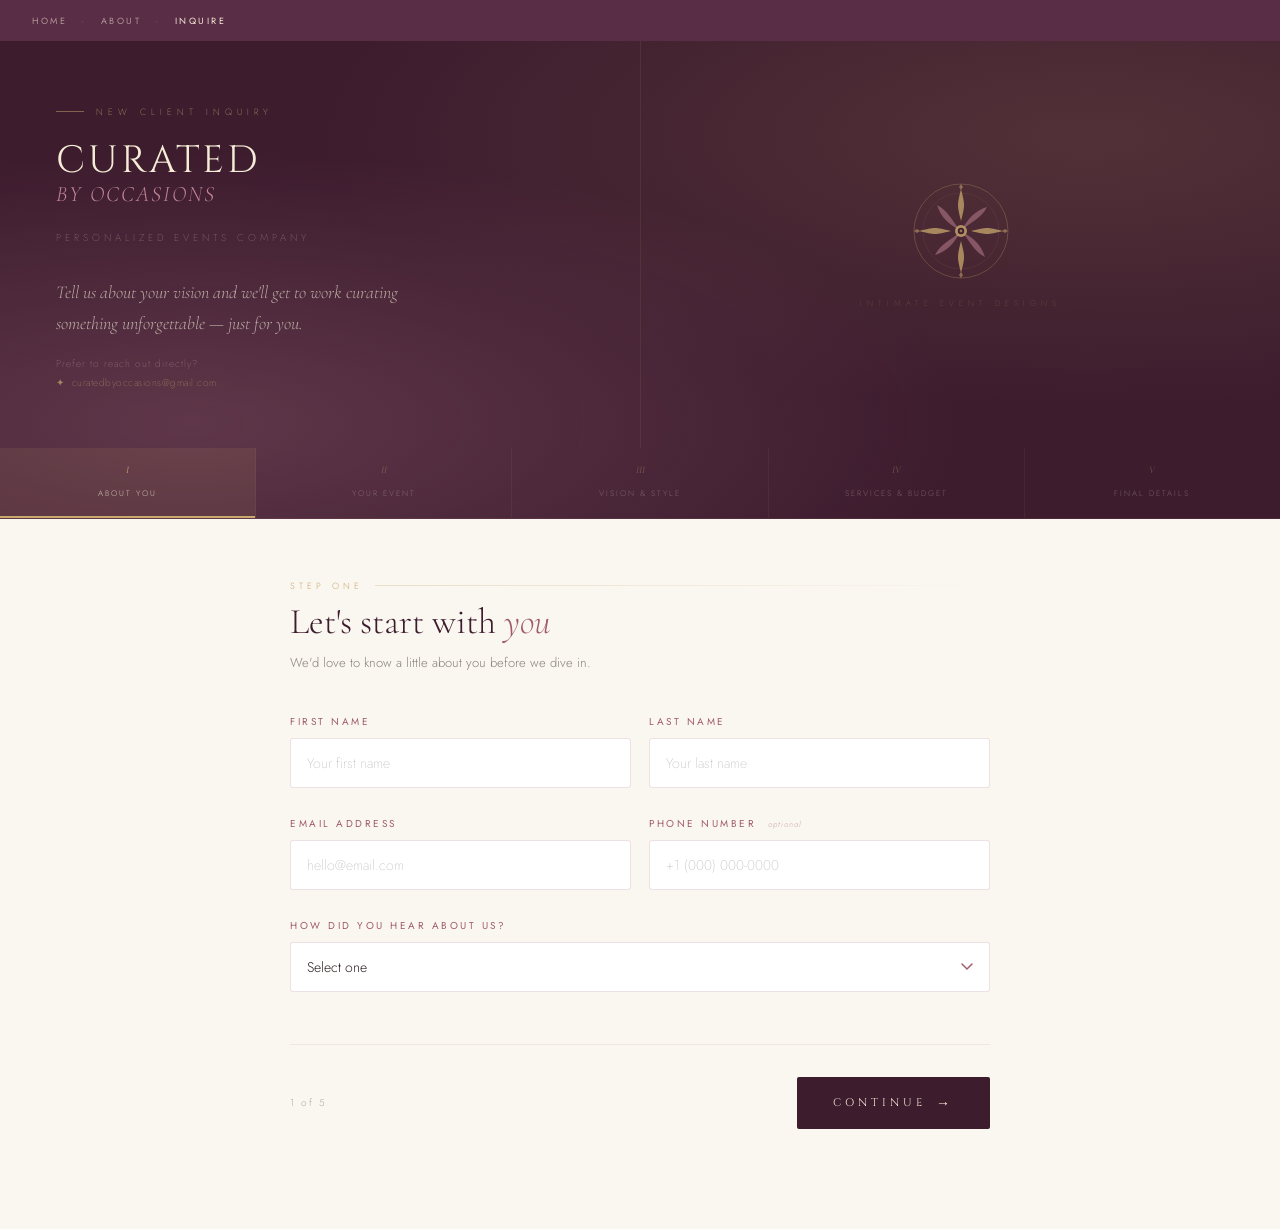
<file: intake.html>
<!DOCTYPE html>
<html lang="en">
<head>
<meta charset="UTF-8">
<meta name="viewport" content="width=device-width, initial-scale=1.0">
<title>Curated by Occasions — Client Intake Form</title>
<link rel="canonical" href="https://curatedbyoccasions.com/intake">
<link href="https://fonts.googleapis.com/css2?family=Cormorant+Garamond:ital,wght@0,300;0,400;1,300;1,400&family=Jost:wght@200;300;400;500&family=Cinzel:wght@300;400&display=swap" rel="stylesheet">
<link rel="stylesheet" href="intake.css">
</head>
<body>

<!-- SITE NAV -->
<nav class="site-topbar" aria-label="Main">
  <a href="/">Home</a>
  <span class="nav-sep">·</span>
  <a href="/about">About</a>
  <span class="nav-sep">·</span>
  <a href="/intake" class="active" aria-current="page">Inquire</a>
</nav>

<!-- HERO -->
<header class="hero">
  <div class="hero-inner">
    <div class="hero-left">
      <p class="hero-eyebrow">New Client Inquiry</p>
      <h1 class="hero-brand">
        Curated
        <span class="hero-brand-by">by Occasions</span>
      </h1>
      <p class="hero-tagline">Personalized Events Company</p>
      <p class="hero-desc">Tell us about your vision and we'll get to work curating something unforgettable — just for you.</p>
      <p class="hero-contact">
        Prefer to reach out directly?<br>
        <a href="mailto:curatedbyoccasions@gmail.com">✦ &nbsp;curatedbyoccasions@gmail.com</a>
      </p>
    </div>
    <div class="hero-right">
      <div class="hero-emblem-wrap">
        <svg width="100" height="100" viewBox="0 0 100 100" fill="none" xmlns="http://www.w3.org/2000/svg" aria-hidden="true">
          <circle cx="50" cy="50" r="47" stroke="#C9A96E" stroke-width="0.7" opacity="0.45"/>
          <circle cx="50" cy="50" r="38" stroke="#C9A96E" stroke-width="0.4" opacity="0.25"/>
          <circle cx="50" cy="50" r="28" stroke="#C9A96E" stroke-width="0.3" opacity="0.13"/>
          <path d="M50 8 C54 24 54 24 50 40 C46 24 46 24 50 8Z" fill="#C9A96E" opacity="0.82"/>
          <path d="M50 60 C54 76 54 76 50 92 C46 76 46 76 50 60Z" fill="#C9A96E" opacity="0.82"/>
          <path d="M8 50 C24 46 24 46 40 50 C24 54 24 54 8 50Z" fill="#C9A96E" opacity="0.82"/>
          <path d="M60 50 C76 46 76 46 92 50 C76 54 76 54 60 50Z" fill="#C9A96E" opacity="0.82"/>
          <path d="M50 50 C42 42 38 30 26 24 C30 36 36 42 50 50Z" fill="#C4879A" opacity="0.55"/>
          <path d="M50 50 C58 58 62 70 74 76 C70 64 64 58 50 50Z" fill="#C4879A" opacity="0.55"/>
          <path d="M50 50 C58 42 70 38 76 26 C64 30 58 36 50 50Z" fill="#C4879A" opacity="0.55"/>
          <path d="M50 50 C42 58 30 62 24 74 C36 70 42 64 50 50Z" fill="#C4879A" opacity="0.55"/>
          <polygon points="50,3 52,6 50,9 48,6" fill="#C9A96E" opacity="0.6"/>
          <polygon points="50,91 52,94 50,97 48,94" fill="#C9A96E" opacity="0.6"/>
          <polygon points="3,50 6,52 9,50 6,48" fill="#C9A96E" opacity="0.6"/>
          <polygon points="91,50 94,52 97,50 94,48" fill="#C9A96E" opacity="0.6"/>
          <circle cx="50" cy="50" r="6" fill="#C9A96E" opacity="0.9"/>
          <circle cx="50" cy="50" r="3.2" fill="#3D1C2E"/>
          <circle cx="50" cy="50" r="1.4" fill="#C9A96E" opacity="0.7"/>
        </svg>
        <p class="hero-emblem-sub">Intimate Event Designs</p>
      </div>
    </div>
  </div>

  <!-- PROGRESS -->
  <div class="progress-bar-wrap">
    <div class="progress-steps">
      <button type="button" class="step-tab active" data-step="1">
        <span class="step-num">I</span>
        <span class="step-name">About You</span>
      </button>
      <button type="button" class="step-tab" data-step="2">
        <span class="step-num">II</span>
        <span class="step-name">Your Event</span>
      </button>
      <button type="button" class="step-tab" data-step="3">
        <span class="step-num">III</span>
        <span class="step-name">Vision &amp; Style</span>
      </button>
      <button type="button" class="step-tab" data-step="4">
        <span class="step-num">IV</span>
        <span class="step-name">Services &amp; Budget</span>
      </button>
      <button type="button" class="step-tab" data-step="5">
        <span class="step-num">V</span>
        <span class="step-name">Final Details</span>
      </button>
    </div>
  </div>
</header>

<!-- FORM BODY -->
<main class="form-body">

  <form id="intake-form" novalidate autocomplete="on">

    <!-- Honeypot: real visitors never see or fill this -->
    <div class="hp" aria-hidden="true">
      <label>Leave this box unchecked <input type="checkbox" name="botcheck" tabindex="-1" autocomplete="off"></label>
    </div>

    <!-- STEP 1: ABOUT YOU -->
    <div class="form-section active" id="step-1">
      <div class="section-header">
        <p class="section-eyebrow">Step One</p>
        <h2 class="section-title-text">Let's start with <em>you</em></h2>
        <p class="section-desc">We'd love to know a little about you before we dive in.</p>
      </div>

      <div class="field-row field-group">
        <div>
          <label for="fname">First Name</label>
          <input type="text" id="fname" name="fname" placeholder="Your first name" required maxlength="60" autocomplete="given-name">
        </div>
        <div>
          <label for="lname">Last Name</label>
          <input type="text" id="lname" name="lname" placeholder="Your last name" required maxlength="60" autocomplete="family-name">
        </div>
      </div>

      <div class="field-row field-group">
        <div>
          <label for="email">Email Address</label>
          <input type="email" id="email" name="email" placeholder="hello@email.com" required maxlength="120" autocomplete="email">
        </div>
        <div>
          <label for="phone">Phone Number <span class="label-optional">optional</span></label>
          <input type="tel" id="phone" name="phone" placeholder="+1 (000) 000-0000" maxlength="30" autocomplete="tel">
        </div>
      </div>

      <div class="field-group">
        <label for="referral">How did you hear about us?</label>
        <select id="referral" name="referral">
          <option value="" disabled selected>Select one</option>
          <option>Instagram</option>
          <option>TikTok</option>
          <option>Word of mouth / referral</option>
          <option>Google search</option>
          <option>Facebook</option>
          <option>I've worked with you before</option>
          <option>Other</option>
        </select>
      </div>
      <p class="field-error" id="step1-error" role="alert">Please share your name and a valid email so we can follow up with you.</p>

      <div class="form-nav">
        <span class="step-counter">1 of 5</span>
        <button type="button" class="btn-next" data-next="1">Continue</button>
      </div>
    </div>

    <!-- STEP 2: YOUR EVENT -->
    <div class="form-section" id="step-2">
      <div class="section-header">
        <p class="section-eyebrow">Step Two</p>
        <h2 class="section-title-text">Tell us about <em>your event</em></h2>
        <p class="section-desc">Every occasion is different — help us understand what we're creating together.</p>
      </div>

      <fieldset class="field-group">
        <legend>What type of event are you planning?</legend>
        <div class="options-grid">
          <div class="option-pill">
            <input type="radio" name="event-type" id="et-birthday" value="Intimate Birthday">
            <label for="et-birthday">🎂 Intimate Birthday</label>
          </div>
          <div class="option-pill">
            <input type="radio" name="event-type" id="et-proposal" value="Proposal">
            <label for="et-proposal">💍 Proposal</label>
          </div>
          <div class="option-pill">
            <input type="radio" name="event-type" id="et-anniversary" value="Anniversary">
            <label for="et-anniversary">🌹 Anniversary</label>
          </div>
          <div class="option-pill">
            <input type="radio" name="event-type" id="et-other" value="Other Occasion">
            <label for="et-other">✦ Other Occasion</label>
          </div>
        </div>
      </fieldset>

      <div class="field-divider"></div>

      <div class="field-group">
        <label for="honoree">Who is this event for? <span class="label-optional">Name &amp; relationship to you</span></label>
        <input type="text" id="honoree" name="honoree" placeholder="e.g. Sarah — my best friend of 15 years" maxlength="150">
      </div>

      <div class="field-group">
        <label for="milestone">What milestone or occasion are we celebrating?</label>
        <input type="text" id="milestone" name="milestone" placeholder="e.g. Her 30th birthday, our 5-year anniversary" maxlength="150">
      </div>

      <div class="field-row field-group">
        <div>
          <label for="event-date">Preferred Event Date</label>
          <input type="date" id="event-date" name="event-date">
        </div>
        <div>
          <label for="backup-date">Backup Date <span class="label-optional">if flexible</span></label>
          <input type="date" id="backup-date" name="backup-date">
        </div>
      </div>

      <div class="field-row field-group">
        <div>
          <label for="guest-count">Estimated Guest Count</label>
          <select id="guest-count" name="guest-count">
            <option value="" disabled selected>Select range</option>
            <option>Just us (1–2)</option>
            <option>Very intimate (3–10)</option>
            <option>Small gathering (11–25)</option>
            <option>Larger group (26–50)</option>
            <option>50+</option>
          </select>
        </div>
        <div>
          <label for="location">Event City / Location</label>
          <input type="text" id="location" name="location" placeholder="e.g. Dallas, TX" maxlength="120">
        </div>
      </div>

      <fieldset class="field-group">
        <legend>Do you have a venue in mind?</legend>
        <div class="options-grid">
          <div class="option-pill">
            <input type="radio" name="venue" id="v-yes" value="Yes, I have one">
            <label for="v-yes">Yes, I have one</label>
          </div>
          <div class="option-pill">
            <input type="radio" name="venue" id="v-no" value="No, help me find one">
            <label for="v-no">No, help me find one</label>
          </div>
          <div class="option-pill">
            <input type="radio" name="venue" id="v-maybe" value="I have some ideas">
            <label for="v-maybe">I have some ideas</label>
          </div>
          <div class="option-pill">
            <input type="radio" name="venue" id="v-home" value="It's at my home">
            <label for="v-home">It's at my home</label>
          </div>
        </div>
      </fieldset>

      <div class="form-nav">
        <button type="button" class="btn-back" data-back="2">Back</button>
        <span class="step-counter">2 of 5</span>
        <button type="button" class="btn-next" data-next="2">Continue</button>
      </div>
    </div>

    <!-- STEP 3: VISION & STYLE -->
    <div class="form-section" id="step-3">
      <div class="section-header">
        <p class="section-eyebrow">Step Three</p>
        <h2 class="section-title-text">Your <em>vision &amp; style</em></h2>
        <p class="section-desc">This is where the magic starts. Share as much as you'd like — the more detail, the better.</p>
      </div>

      <fieldset class="field-group">
        <legend>What vibe are you going for? <span class="label-optional">select all that apply</span></legend>
        <div class="options-grid cols-3">
          <div class="option-pill checkbox">
            <input type="checkbox" name="vibe" id="v-romantic" value="Romantic">
            <label for="v-romantic">Romantic</label>
          </div>
          <div class="option-pill checkbox">
            <input type="checkbox" name="vibe" id="v-elegant" value="Elegant">
            <label for="v-elegant">Elegant</label>
          </div>
          <div class="option-pill checkbox">
            <input type="checkbox" name="vibe" id="v-whimsical" value="Whimsical">
            <label for="v-whimsical">Whimsical</label>
          </div>
          <div class="option-pill checkbox">
            <input type="checkbox" name="vibe" id="v-moody" value="Moody &amp; Dramatic">
            <label for="v-moody">Moody &amp; Dramatic</label>
          </div>
          <div class="option-pill checkbox">
            <input type="checkbox" name="vibe" id="v-rustic" value="Rustic &amp; Earthy">
            <label for="v-rustic">Rustic &amp; Earthy</label>
          </div>
          <div class="option-pill checkbox">
            <input type="checkbox" name="vibe" id="v-modern" value="Clean &amp; Modern">
            <label for="v-modern">Clean &amp; Modern</label>
          </div>
          <div class="option-pill checkbox">
            <input type="checkbox" name="vibe" id="v-luxury" value="Luxury &amp; Opulent">
            <label for="v-luxury">Luxury &amp; Opulent</label>
          </div>
          <div class="option-pill checkbox">
            <input type="checkbox" name="vibe" id="v-playful" value="Fun &amp; Playful">
            <label for="v-playful">Fun &amp; Playful</label>
          </div>
          <div class="option-pill checkbox">
            <input type="checkbox" name="vibe" id="v-other-vibe" value="Other">
            <label for="v-other-vibe">Other</label>
          </div>
        </div>
      </fieldset>

      <div class="field-divider"></div>

      <div class="field-group">
        <label for="palette">Do you have a color palette in mind? <span class="label-optional">optional</span></label>
        <input type="text" id="palette" name="palette" placeholder="e.g. Blush, gold &amp; sage — or I'm open to suggestions" maxlength="200">
      </div>

      <div class="field-group">
        <label for="inspiration">Describe your dream event in your own words</label>
        <textarea id="inspiration" name="inspiration" maxlength="3000" placeholder="Paint us a picture — what does it look, feel, and smell like? What do you want the guest of honour to feel when they walk in?"></textarea>
      </div>

      <div class="field-group">
        <label for="inspo-links">Pinterest board or inspiration links <span class="label-optional">optional</span></label>
        <input type="text" id="inspo-links" name="inspo-links" placeholder="Paste any links here" maxlength="500">
      </div>

      <div class="field-row field-group">
        <div>
          <label for="must-haves">Must-haves for this event</label>
          <textarea id="must-haves" name="must-haves" class="short" maxlength="1500" placeholder="e.g. Floral arch, custom neon sign, live music..."></textarea>
        </div>
        <div>
          <label for="avoid">Things to avoid</label>
          <textarea id="avoid" name="avoid" class="short" maxlength="1500" placeholder="e.g. No balloons, she hates surprises, avoid red..."></textarea>
        </div>
      </div>

      <div class="form-nav">
        <button type="button" class="btn-back" data-back="3">Back</button>
        <span class="step-counter">3 of 5</span>
        <button type="button" class="btn-next" data-next="3">Continue</button>
      </div>
    </div>

    <!-- STEP 4: SERVICES & BUDGET -->
    <div class="form-section" id="step-4">
      <div class="section-header">
        <p class="section-eyebrow">Step Four</p>
        <h2 class="section-title-text">Services &amp; <em>budget</em></h2>
        <p class="section-desc">Choose the level of support you're looking for — no packages, just what fits your occasion.</p>
      </div>

      <fieldset class="field-group">
        <legend>Which service(s) are you interested in? <span class="label-optional">select all that apply</span></legend>
        <div class="options-grid">
          <div class="option-pill checkbox">
            <input type="checkbox" name="services" id="s-architect" value="Event Architect">
            <label for="s-architect">✦ Event Architect</label>
          </div>
          <div class="option-pill checkbox">
            <input type="checkbox" name="services" id="s-decor" value="Event Design &amp; Décor">
            <label for="s-decor">🌸 Event Design &amp; Décor</label>
          </div>
          <div class="option-pill checkbox">
            <input type="checkbox" name="services" id="s-concierge" value="Event Concierge">
            <label for="s-concierge">🤍 Event Concierge</label>
          </div>
          <div class="option-pill checkbox">
            <input type="checkbox" name="services" id="s-facilitator" value="Event Day Facilitator">
            <label for="s-facilitator">👑 Event Day Facilitator</label>
          </div>
          <div class="option-pill checkbox">
            <input type="checkbox" name="services" id="s-photo" value="Photoshoot Assistance">
            <label for="s-photo">📸 Photoshoot Assistance</label>
          </div>
        </div>
        <p class="field-error" id="service-error" role="alert">Please select at least one service.</p>
      </fieldset>

      <div class="field-divider"></div>

      <fieldset class="field-group">
        <legend>What is your estimated budget range for this event?</legend>
        <div class="budget-options options-grid">
          <div class="option-pill">
            <input type="radio" name="budget" id="b1" value="$1,000 – $2,000">
            <label for="b1">$1,000 – $2,000</label>
          </div>
          <div class="option-pill">
            <input type="radio" name="budget" id="b2" value="$2,000 – $3,000">
            <label for="b2">$2,000 – $3,000</label>
          </div>
          <div class="option-pill">
            <input type="radio" name="budget" id="b3" value="$3,000 – $5,000">
            <label for="b3">$3,000 – $5,000</label>
          </div>
          <div class="option-pill">
            <input type="radio" name="budget" id="b4" value="$5,000 – $10,000">
            <label for="b4">$5,000 – $10,000</label>
          </div>
          <div class="option-pill">
            <input type="radio" name="budget" id="b5" value="$10,000+">
            <label for="b5">$10,000+</label>
          </div>
          <div class="option-pill">
            <input type="radio" name="budget" id="b6" value="Flexible / Let's talk">
            <label for="b6">Flexible / Let's talk</label>
          </div>
        </div>
      </fieldset>

      <div class="form-nav">
        <button type="button" class="btn-back" data-back="4">Back</button>
        <span class="step-counter">4 of 5</span>
        <button type="button" class="btn-next" data-next="4">Continue</button>
      </div>
    </div>

    <!-- STEP 5: FINAL DETAILS -->
    <div class="form-section" id="step-5">
      <div class="section-header">
        <p class="section-eyebrow">Step Five</p>
        <h2 class="section-title-text">The <em>final touches</em></h2>
        <p class="section-desc">A few last details that help us make this feel completely personal.</p>
      </div>

      <div class="field-group">
        <label for="honoree-details">Is there anything about the guest of honour we should know to make this extra personal?</label>
        <textarea id="honoree-details" name="honoree-details" maxlength="3000" placeholder="Their favourite flowers, colours, a meaningful song, a running joke, something they've always dreamed of — anything goes here."></textarea>
      </div>

      <div class="field-divider"></div>

      <fieldset class="field-group">
        <legend>Is this event a surprise?</legend>
        <div class="options-grid">
          <div class="option-pill">
            <input type="radio" name="surprise" id="sur-yes" value="Yes — they have no idea">
            <label for="sur-yes">Yes — they have no idea</label>
          </div>
          <div class="option-pill">
            <input type="radio" name="surprise" id="sur-no" value="No — they know about it">
            <label for="sur-no">No — they know about it</label>
          </div>
          <div class="option-pill">
            <input type="radio" name="surprise" id="sur-partial" value="Partially — they know something is happening">
            <label for="sur-partial">Partially — they know something is happening</label>
          </div>
        </div>
      </fieldset>

      <div class="field-group">
        <label for="timeline">How soon are you looking to confirm and begin planning?</label>
        <select id="timeline" name="timeline">
          <option value="" disabled selected>Select one</option>
          <option>ASAP — the date is very soon</option>
          <option>Within the next 2 weeks</option>
          <option>Within the next month</option>
          <option>I'm planning ahead (1–3 months out)</option>
          <option>Just exploring for now</option>
        </select>
      </div>

      <div class="field-group">
        <label for="questions">Any questions for us before we get started? <span class="label-optional">optional</span></label>
        <textarea id="questions" name="questions" class="short" maxlength="1500" placeholder="We'll answer everything in your consultation call."></textarea>
      </div>

      <p class="consent-note">
        We use the details you share only to respond to your inquiry and plan your event. We don't sell or share them.
      </p>

      <div id="form-status" class="form-status" role="status" aria-live="polite" hidden></div>
      <p id="form-error" class="form-status" role="alert" hidden>
        We couldn't send your inquiry just now. Please try again in a moment, or email us directly at
        <a href="mailto:curatedbyoccasions@gmail.com">curatedbyoccasions@gmail.com</a>.
      </p>

      <div class="form-nav">
        <button type="button" class="btn-back" data-back="5">Back</button>
        <span class="step-counter">5 of 5</span>
        <button type="submit" class="btn-submit" id="submit-btn">Send Inquiry</button>
      </div>
    </div>

  </form>

  <!-- SUCCESS SCREEN (only shown after the server confirms delivery) -->
  <div class="success-screen" id="success">
    <svg class="success-emblem" width="72" height="72" viewBox="0 0 100 100" fill="none" aria-hidden="true">
      <circle cx="50" cy="50" r="47" stroke="#C9A96E" stroke-width="0.7" opacity="0.45"/>
      <circle cx="50" cy="50" r="38" stroke="#C9A96E" stroke-width="0.4" opacity="0.25"/>
      <path d="M50 8 C54 24 54 24 50 40 C46 24 46 24 50 8Z" fill="#C9A96E" opacity="0.82"/>
      <path d="M50 60 C54 76 54 76 50 92 C46 76 46 76 50 60Z" fill="#C9A96E" opacity="0.82"/>
      <path d="M8 50 C24 46 24 46 40 50 C24 54 24 54 8 50Z" fill="#C9A96E" opacity="0.82"/>
      <path d="M60 50 C76 46 76 46 92 50 C76 54 76 54 60 50Z" fill="#C9A96E" opacity="0.82"/>
      <path d="M50 50 C42 42 38 30 26 24 C30 36 36 42 50 50Z" fill="#C4879A" opacity="0.55"/>
      <path d="M50 50 C58 58 62 70 74 76 C70 64 64 58 50 50Z" fill="#C4879A" opacity="0.55"/>
      <path d="M50 50 C58 42 70 38 76 26 C64 30 58 36 50 50Z" fill="#C4879A" opacity="0.55"/>
      <path d="M50 50 C42 58 30 62 24 74 C36 70 42 64 50 50Z" fill="#C4879A" opacity="0.55"/>
      <circle cx="50" cy="50" r="6" fill="#C9A96E" opacity="0.9"/>
      <circle cx="50" cy="50" r="3.2" fill="#FAF6F0"/>
    </svg>
    <h2 class="success-title">We've received<br>your inquiry</h2>
    <p class="success-sub">Thank you for reaching out to Curated by Occasions. We'll be in touch within 48 hours to schedule your complimentary consultation call.</p>
    <div class="success-contact">
      <p>You can also reach us directly at</p>
      <a href="mailto:curatedbyoccasions@gmail.com">✦ &nbsp;curatedbyoccasions@gmail.com</a>
    </div>
    <p class="success-brand spaced">Curated by Occasions ✦</p>
  </div>

</main>

<script src="intake.js"></script>
</body>
</html>
</file>
<file: intake.css>
*, *::before, *::after { box-sizing: border-box; margin: 0; padding: 0; }

  :root {
    --champagne: #F5ECD7;
    --blush:     #E8C4B8;
    --mauve:     #C4879A;
    --dusty:     #A05C6B;
    --plum:      #3D1C2E;
    --plum-mid:  #5a2d46;
    --sage:      #9BAF9B;
    --gold:      #C9A96E;
    --cream:     #FAF6F0;
    --cream-dark:#F0E8DC;
    --charcoal:  #2C2221;
  }

  html { scroll-behavior: smooth; }

  body {
    background: var(--cream);
    font-family: 'Jost', sans-serif;
    color: var(--charcoal);
    min-height: 100vh;
  }

  /* ── SITE TOPBAR ── */
  .site-topbar {
    background: var(--plum-mid);
    padding: 14px 32px;
    display: flex;
    align-items: center;
    gap: 14px;
    font-family: 'Jost', sans-serif;
    font-size: 9px;
    letter-spacing: 2.5px;
    text-transform: uppercase;
  }
  .site-topbar a { color: var(--champagne); text-decoration: none; opacity: 0.55; transition: opacity 0.2s; }
  .site-topbar a:hover, .site-topbar a.active { opacity: 1; }
  .site-topbar .nav-sep { color: rgba(201,169,110,0.4); }

  /* ── HERO HEADER ── */
  .hero {
    background: var(--plum);
    position: relative;
    overflow: hidden;
    padding: 0;
  }
  .hero::before {
    content: '';
    position: absolute; inset: 0;
    background:
      radial-gradient(ellipse at 15% 80%, rgba(196,135,154,0.25) 0%, transparent 50%),
      radial-gradient(ellipse at 85% 20%, rgba(201,169,110,0.15) 0%, transparent 50%);
  }
  .hero-inner {
    position: relative;
    z-index: 1;
    display: grid;
    grid-template-columns: 1fr 1fr;
    min-height: 380px;
  }
  .hero-left {
    padding: 64px 56px 56px;
    display: flex;
    flex-direction: column;
    justify-content: center;
  }
  .hero-eyebrow {
    font-family: 'Jost', sans-serif;
    font-weight: 200;
    font-size: 9px;
    letter-spacing: 5px;
    text-transform: uppercase;
    color: var(--gold);
    margin-bottom: 22px;
    display: flex;
    align-items: center;
    gap: 12px;
  }
  .hero-eyebrow::before {
    content: '';
    width: 28px; height: 1px;
    background: var(--gold);
    opacity: 0.5;
  }
  .hero-brand {
    font-family: 'Cinzel', serif;
    font-weight: 300;
    font-size: clamp(22px, 3.5vw, 38px);
    color: var(--champagne);
    letter-spacing: 3px;
    text-transform: uppercase;
    line-height: 1.1;
    margin-bottom: 4px;
  }
  .hero-brand-by {
    font-family: 'Cormorant Garamond', serif;
    font-style: italic;
    font-weight: 300;
    font-size: clamp(14px, 2vw, 22px);
    color: var(--mauve);
    letter-spacing: 2px;
    display: block;
    margin-bottom: 20px;
  }
  .hero-tagline {
    font-family: 'Jost', sans-serif;
    font-weight: 200;
    font-size: 10px;
    letter-spacing: 4px;
    text-transform: uppercase;
    color: rgba(245,236,215,0.4);
    margin-bottom: 32px;
  }
  .hero-desc {
    font-family: 'Cormorant Garamond', serif;
    font-style: italic;
    font-weight: 300;
    font-size: 18px;
    line-height: 1.7;
    color: rgba(245,236,215,0.65);
    max-width: 380px;
  }

  /* hero right — decorative emblem panel */
  .hero-right {
    display: flex;
    align-items: center;
    justify-content: center;
    position: relative;
    border-left: 1px solid rgba(201,169,110,0.1);
  }
  .hero-emblem-wrap {
    display: flex;
    flex-direction: column;
    align-items: center;
    gap: 16px;
    opacity: 0.9;
  }
  .hero-emblem-sub {
    font-family: 'Jost', sans-serif;
    font-weight: 200;
    font-size: 8px;
    letter-spacing: 5px;
    text-transform: uppercase;
    color: rgba(201,169,110,0.4);
  }

  /* ── PROGRESS BAR ── */
  .progress-bar-wrap {
    background: var(--plum);
    padding: 0;
    border-bottom: 1px solid rgba(201,169,110,0.1);
  }
  .progress-steps {
    display: flex;
    align-items: stretch;
  }
  .step-tab {
    flex: 1;
    padding: 16px 12px;
    text-align: center;
    cursor: pointer;
    border-right: 1px solid rgba(201,169,110,0.08);
    transition: background 0.3s;
    position: relative;
  }
  .step-tab:last-child { border-right: none; }
  .step-tab.active { background: rgba(201,169,110,0.1); }
  .step-tab.completed { background: rgba(155,175,155,0.08); }
  .step-num {
    font-family: 'Cormorant Garamond', serif;
    font-style: italic;
    font-size: 10px;
    color: rgba(201,169,110,0.4);
    display: block;
    margin-bottom: 3px;
  }
  .step-tab.active .step-num { color: var(--gold); }
  .step-tab.completed .step-num { color: var(--sage); }
  .step-name {
    font-size: 8px;
    letter-spacing: 2px;
    text-transform: uppercase;
    font-weight: 300;
    color: rgba(245,236,215,0.3);
  }
  .step-tab.active .step-name { color: rgba(245,236,215,0.75); }
  .step-tab.completed .step-name { color: rgba(155,175,155,0.7); }
  .step-tab.active::after {
    content: '';
    position: absolute;
    bottom: 0; left: 0; right: 0;
    height: 2px;
    background: var(--gold);
  }

  /* ── FORM BODY ── */
  .form-body {
    max-width: 780px;
    margin: 0 auto;
    padding: 60px 40px 100px;
  }

  /* ── SECTION BLOCK ── */
  .form-section {
    display: none;
    animation: slideIn 0.4s ease both;
  }
  .form-section.active { display: block; }

  @keyframes slideIn {
    from { opacity: 0; transform: translateY(16px); }
    to   { opacity: 1; transform: translateY(0); }
  }

  .section-header {
    margin-bottom: 40px;
  }
  .section-eyebrow {
    font-size: 9px;
    letter-spacing: 4px;
    text-transform: uppercase;
    color: var(--gold);
    font-weight: 300;
    margin-bottom: 10px;
    display: flex;
    align-items: center;
    gap: 12px;
  }
  .section-eyebrow::after {
    content: '';
    flex: 1;
    height: 1px;
    background: linear-gradient(to right, rgba(201,169,110,0.3), transparent);
  }
  .section-title-text {
    font-family: 'Cormorant Garamond', serif;
    font-weight: 300;
    font-size: 36px;
    color: var(--plum);
    line-height: 1.1;
    margin-bottom: 10px;
  }
  .section-title-text em {
    font-style: italic;
    color: var(--dusty);
  }
  .section-desc {
    font-size: 13px;
    font-weight: 300;
    color: rgba(44,34,33,0.55);
    line-height: 1.7;
  }

  /* ── FIELDS ── */
  .field-group {
    margin-bottom: 28px;
  }
  .field-row {
    display: grid;
    grid-template-columns: 1fr 1fr;
    gap: 18px;
  }

  label {
    display: block;
    font-size: 10px;
    letter-spacing: 2.5px;
    text-transform: uppercase;
    font-weight: 400;
    color: var(--dusty);
    margin-bottom: 9px;
  }
  .label-optional {
    font-size: 8px;
    letter-spacing: 1px;
    text-transform: none;
    font-style: italic;
    color: rgba(160,92,107,0.5);
    font-weight: 300;
    margin-left: 6px;
  }

  input[type="text"],
  input[type="email"],
  input[type="tel"],
  input[type="date"],
  input[type="number"],
  textarea,
  select {
    width: 100%;
    background: #fff;
    border: 1px solid rgba(160,92,107,0.18);
    border-radius: 3px;
    padding: 14px 16px;
    font-family: 'Jost', sans-serif;
    font-weight: 300;
    font-size: 14px;
    color: var(--charcoal);
    outline: none;
    transition: border-color 0.25s, box-shadow 0.25s;
    -webkit-appearance: none;
  }
  input:focus, textarea:focus, select:focus {
    border-color: var(--dusty);
    box-shadow: 0 0 0 3px rgba(160,92,107,0.08);
  }
  input:invalid.touched, select:invalid.touched { border-color: var(--dusty); }
  input::placeholder, textarea::placeholder { color: rgba(44,34,33,0.3); font-weight: 200; }

  textarea { resize: vertical; min-height: 100px; line-height: 1.6; }

  select {
    background-image: url("data:image/svg+xml,%3Csvg xmlns='http://www.w3.org/2000/svg' width='12' height='8' viewBox='0 0 12 8'%3E%3Cpath d='M1 1l5 5 5-5' stroke='%23A05C6B' stroke-width='1.5' fill='none' stroke-linecap='round'/%3E%3C/svg%3E");
    background-repeat: no-repeat;
    background-position: right 16px center;
    padding-right: 40px;
    cursor: pointer;
  }

  /* ── RADIO / CHECKBOX ── */
  .options-grid {
    display: grid;
    grid-template-columns: 1fr 1fr;
    gap: 10px;
  }
  .options-grid.cols-3 { grid-template-columns: 1fr 1fr 1fr; }
  .options-grid.cols-1 { grid-template-columns: 1fr; }

  .option-pill {
    position: relative;
  }
  .option-pill input {
    position: absolute;
    opacity: 0;
    width: 0; height: 0;
  }
  .option-pill label {
    display: flex;
    align-items: center;
    gap: 10px;
    padding: 13px 16px;
    background: #fff;
    border: 1px solid rgba(160,92,107,0.15);
    border-radius: 3px;
    cursor: pointer;
    font-size: 12px;
    letter-spacing: 1px;
    text-transform: none;
    color: var(--charcoal);
    font-weight: 300;
    transition: all 0.2s;
    margin-bottom: 0;
  }
  .option-pill label::before {
    content: '';
    width: 14px; height: 14px;
    border-radius: 50%;
    border: 1.5px solid rgba(160,92,107,0.3);
    flex-shrink: 0;
    transition: all 0.2s;
  }
  .option-pill.checkbox label::before { border-radius: 2px; }
  .option-pill input:checked + label {
    background: rgba(160,92,107,0.06);
    border-color: var(--dusty);
    color: var(--plum);
  }
  .option-pill input:checked + label::before {
    background: var(--dusty);
    border-color: var(--dusty);
  }

  /* ── BUDGET SLIDER ── */
  .budget-options {
    display: flex;
    flex-direction: column;
    gap: 8px;
  }

  /* ── DIVIDER ── */
  .field-divider {
    height: 1px;
    background: linear-gradient(to right, rgba(160,92,107,0.15), transparent);
    margin: 36px 0;
  }

  /* ── ERROR TEXT ── */
  .field-error {
    font-size: 11px;
    font-style: italic;
    font-family: 'Cormorant Garamond', serif;
    color: var(--dusty);
    margin-top: 10px;
    display: none;
  }
  .field-error.visible { display: block; }

  /* ── NAV BUTTONS ── */
  .form-nav {
    display: flex;
    justify-content: space-between;
    align-items: center;
    margin-top: 52px;
    padding-top: 32px;
    border-top: 1px solid rgba(160,92,107,0.1);
  }
  .btn-back {
    font-family: 'Jost', sans-serif;
    font-weight: 300;
    font-size: 10px;
    letter-spacing: 3px;
    text-transform: uppercase;
    color: rgba(160,92,107,0.5);
    background: none;
    border: none;
    cursor: pointer;
    padding: 12px 0;
    display: flex;
    align-items: center;
    gap: 8px;
    transition: color 0.2s;
  }
  .btn-back:hover { color: var(--dusty); }
  .btn-back::before { content: '←'; }

  .btn-next {
    font-family: 'Cinzel', serif;
    font-weight: 300;
    font-size: 11px;
    letter-spacing: 4px;
    text-transform: uppercase;
    color: var(--champagne);
    background: var(--plum);
    border: none;
    cursor: pointer;
    padding: 16px 36px;
    border-radius: 2px;
    display: flex;
    align-items: center;
    gap: 10px;
    transition: background 0.25s;
  }
  .btn-next:hover { background: var(--plum-mid); }
  .btn-next::after { content: '→'; font-family: 'Jost', sans-serif; font-size: 14px; }

  .btn-submit {
    font-family: 'Cinzel', serif;
    font-weight: 300;
    font-size: 11px;
    letter-spacing: 4px;
    text-transform: uppercase;
    color: var(--plum);
    background: var(--gold);
    border: none;
    cursor: pointer;
    padding: 16px 40px;
    border-radius: 2px;
    display: flex;
    align-items: center;
    gap: 10px;
    transition: opacity 0.25s;
  }
  .btn-submit:hover { opacity: 0.88; }
  .btn-submit::after { content: '✦'; font-size: 10px; }

  .step-counter {
    font-size: 10px;
    font-weight: 300;
    letter-spacing: 2px;
    color: rgba(44,34,33,0.35);
  }

  /* ── SUCCESS STATE ── */
  .success-screen {
    display: none;
    text-align: center;
    padding: 80px 40px;
  }
  .success-screen.active { display: block; }
  .success-emblem { margin: 0 auto 32px; }
  .success-title {
    font-family: 'Cormorant Garamond', serif;
    font-style: italic;
    font-size: 48px;
    font-weight: 300;
    color: var(--plum);
    line-height: 1.1;
    margin-bottom: 16px;
  }
  .success-sub {
    font-size: 13px;
    font-weight: 300;
    color: rgba(44,34,33,0.55);
    line-height: 1.8;
    max-width: 420px;
    margin: 0 auto 32px;
  }
  .success-brand {
    font-family: 'Cinzel', serif;
    font-size: 10px;
    letter-spacing: 4px;
    text-transform: uppercase;
    color: var(--dusty);
    opacity: 0.6;
  }

  @media (max-width: 640px) {
    .hero-inner { grid-template-columns: 1fr; }
    .hero-right { display: none; }
    .hero-left { padding: 44px 28px 36px; }
    .field-row { grid-template-columns: 1fr; }
    .options-grid { grid-template-columns: 1fr; }
    .options-grid.cols-3 { grid-template-columns: 1fr 1fr; }
    .form-body { padding: 44px 24px 80px; }
    .progress-steps { flex-wrap: wrap; }
    .step-tab { flex: none; width: 50%; }
  }

/* ── ADDITIONS FOR SECURE FORM VERSION ── */

/* tabs are now real buttons (keyboard accessible) */
button.step-tab {
  background: none;
  border: none;
  border-right: 1px solid rgba(201,169,110,0.08);
  font: inherit;
  color: inherit;
}
button.step-tab:last-child { border-right: none; }
button.step-tab.active { background: rgba(201,169,110,0.1); }
button.step-tab.completed { background: rgba(155,175,155,0.08); }

/* visible keyboard focus */
:focus-visible { outline: 2px solid var(--gold); outline-offset: 2px; }
.option-pill input:focus-visible + label { outline: 2px solid var(--gold); outline-offset: 2px; }
.section-title-text:focus { outline: none; }

/* honeypot: hidden from people, visible to bots */
.hp {
  position: absolute;
  left: -9999px;
  width: 1px;
  height: 1px;
  overflow: hidden;
}

/* hero contact block (was inline style) */
.hero-contact {
  font-family: 'Jost', sans-serif;
  font-weight: 200;
  font-size: 10px;
  letter-spacing: 1px;
  color: rgba(245,236,215,0.38);
  margin-top: 16px;
  line-height: 1.9;
}
.hero-contact a {
  color: var(--gold);
  opacity: 0.7;
  text-decoration: none;
  letter-spacing: 0.5px;
}

/* tall text areas (were inline styles) */
textarea.short { min-height: 80px; }

/* consent note + status messages */
.consent-note {
  font-size: 11px;
  font-weight: 300;
  line-height: 1.7;
  color: rgba(44,34,33,0.5);
  margin-top: 28px;
}
.form-status {
  margin-top: 20px;
  font-family: 'Cormorant Garamond', serif;
  font-style: italic;
  font-size: 15px;
  color: var(--dusty);
  line-height: 1.6;
}
.form-status a { color: var(--dusty); }
.btn-submit:disabled { opacity: 0.55; cursor: wait; }

/* success screen contact block (was inline styles) */
.success-contact {
  border-top: 1px solid rgba(160,92,107,0.15);
  padding-top: 22px;
  margin-top: 4px;
}
.success-contact p {
  font-family: 'Jost', sans-serif;
  font-weight: 300;
  font-size: 11px;
  color: rgba(44,34,33,0.45);
  letter-spacing: 1px;
  margin-bottom: 10px;
}
.success-contact a {
  font-family: 'Cinzel', serif;
  font-weight: 300;
  font-size: 12px;
  letter-spacing: 2px;
  color: var(--dusty);
  text-decoration: none;
  display: inline-flex;
  align-items: center;
  gap: 8px;
  opacity: 0.8;
}
.success-brand.spaced { margin-top: 28px; }

[hidden] { display: none !important; }

/* fieldset/legend styled to match labels */
fieldset { border: 0; min-width: 0; }
legend {
  display: block;
  padding: 0;
  font-size: 10px;
  letter-spacing: 2.5px;
  text-transform: uppercase;
  font-weight: 400;
  color: var(--dusty);
  margin-bottom: 9px;
}
</file>
